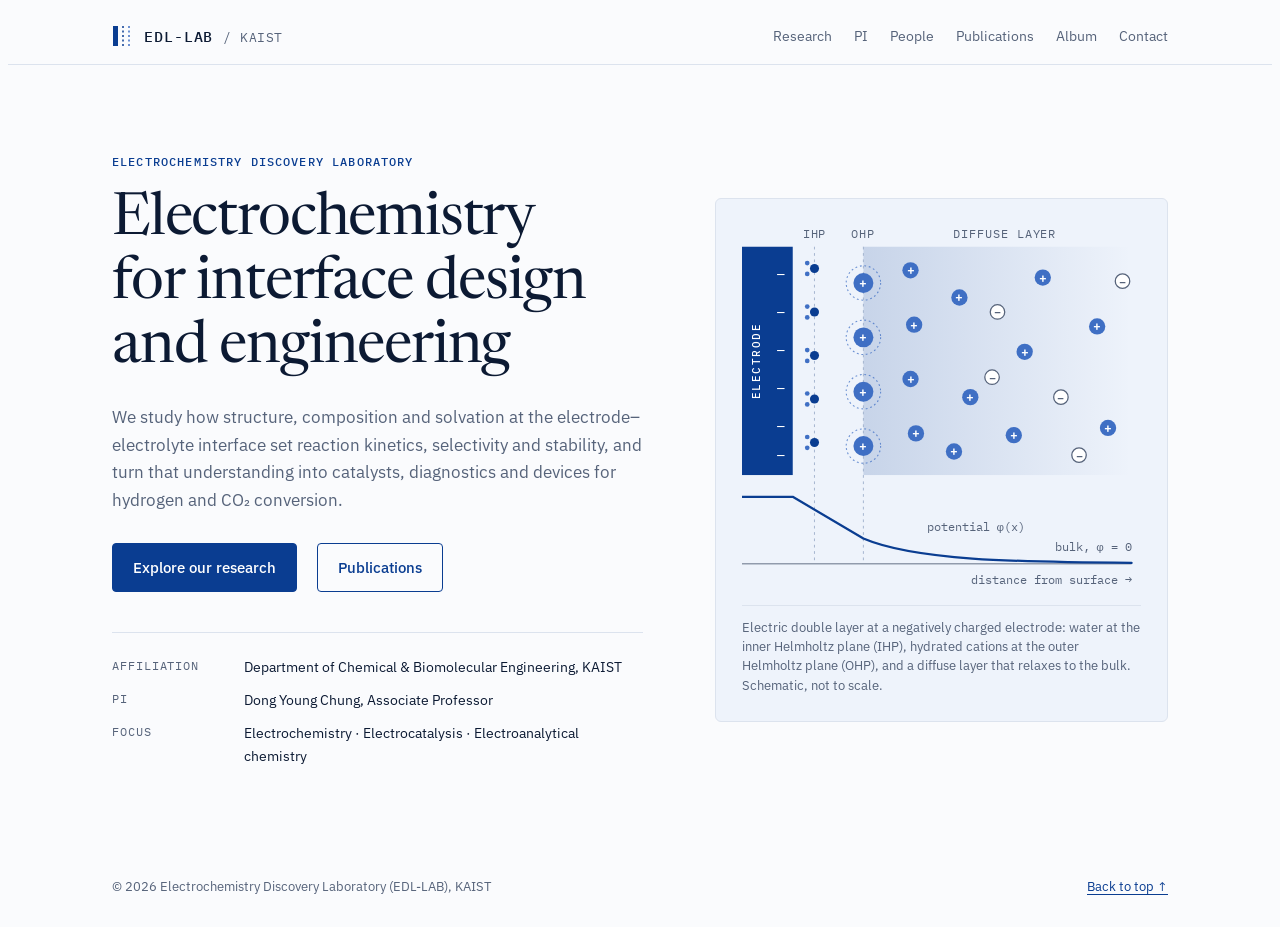
<file: index.html>
<!doctype html>
<html lang="en">
<head>
<meta charset="utf-8">
<meta name="viewport" content="width=device-width, initial-scale=1">
<meta name="description" content="EDL-LAB at KAIST (Electrochemistry Discovery Laboratory, PI Dong Young Chung): electrochemistry, electrocatalysis and electroanalytical chemistry.">
<meta property="og:title" content="EDL-LAB at KAIST">
<meta property="og:description" content="Electrochemistry, electrocatalysis and electroanalytical chemistry at KAIST.">
<link rel="icon" href="data:image/svg+xml,%3Csvg xmlns='http://www.w3.org/2000/svg' viewBox='0 0 32 32'%3E%3Crect width='32' height='32' rx='6' fill='%230A3D91'/%3E%3Ctext x='16' y='22' font-family='Georgia,serif' font-size='18' font-weight='600' text-anchor='middle' fill='white'%3EE%3C/text%3E%3C/svg%3E">
<link rel="preconnect" href="https://fonts.googleapis.com">
<link rel="preconnect" href="https://fonts.gstatic.com" crossorigin>
<link rel="stylesheet" href="https://fonts.googleapis.com/css2?family=IBM+Plex+Mono:wght@400;500&family=IBM+Plex+Sans:wght@400;500;600&family=Newsreader:opsz,wght@6..72,400;6..72,500&display=swap">
<link rel="stylesheet" href="style.css">
<title>EDL-LAB at KAIST</title>
</head>
<body>

<header class="site-head">
  <div class="wrap">
    <a class="brand" href="index.html" aria-label="EDL-LAB home">
      <svg width="22" height="22" viewBox="0 0 22 22" role="presentation" aria-hidden="true">
        <rect x="1" y="1" width="5" height="20" fill="var(--accent)"/>
        <line x1="11" y1="1" x2="11" y2="21" stroke="var(--accent)" stroke-width="1.5" stroke-dasharray="2 2.5"/>
        <line x1="17" y1="1" x2="17" y2="21" stroke="var(--accent-2)" stroke-width="1.5" stroke-dasharray="2 2.5"/>
      </svg>
      <span>EDL-LAB <small>/ KAIST</small></span>
    </a>
    <nav class="nav" aria-label="Sections">
      <a href="research.html">Research</a>
      <a href="pi.html">PI</a>
      <a href="people.html">People</a>
      <a href="publications.html">Publications</a>
      <a href="album.html">Album</a>
      <a href="contact.html">Contact</a>
    </nav>
  </div>
</header>

<main id="top">
<section class="hero" aria-labelledby="hero-title">
    <div class="wrap hero-grid">
      <div>
        <p class="tag">Electrochemistry Discovery Laboratory</p>
        <h1 id="hero-title">Electrochemistry for interface design and engineering</h1>
        <p class="lede">We study how structure, composition and solvation at the electrode–electrolyte interface set reaction kinetics, selectivity and stability, and turn that understanding into catalysts, diagnostics and devices for hydrogen and CO₂ conversion.</p>
        <div class="cta">
          <a class="btn" href="research.html">Explore our research</a>
          <a class="btn btn-ghost" href="publications.html">Publications</a>
        </div>
        <dl class="facts">
          <div><dt>Affiliation</dt><dd>Department of Chemical &amp; Biomolecular Engineering, KAIST</dd></div>
          <div><dt>PI</dt><dd>Dong Young Chung, Associate Professor</dd></div>
          <div><dt>Focus</dt><dd>Electrochemistry · Electrocatalysis · Electroanalytical chemistry</dd></div>
        </dl>
      </div>

      <figure class="figure">
        <svg class="edl" viewBox="0 0 440 404" role="img" aria-labelledby="edl-t edl-d">
          <title id="edl-t">Electric double layer at a negatively charged electrode</title>
          <desc id="edl-d">Schematic showing water molecules at the inner Helmholtz plane, hydrated cations at the outer Helmholtz plane, a diffuse layer of ions, and the potential profile decaying from the electrode to the bulk.</desc>
          <defs>
            <linearGradient id="edl-diffuse" x1="0" y1="0" x2="1" y2="0">
              <stop class="s0" offset="0"/>
              <stop class="s1" offset="1"/>
            </linearGradient>
          </defs>

          <!-- regions -->
          <rect class="band" x="134" y="24" width="296" height="252"/>
          <rect class="el" x="0" y="24" width="56" height="252"/>
          <text class="on" transform="translate(20 150) rotate(-90)" text-anchor="middle">ELECTRODE</text>
          <g>
            <text class="neg" x="43" y="52">−</text><text class="neg" x="43" y="94">−</text>
            <text class="neg" x="43" y="136">−</text><text class="neg" x="43" y="178">−</text>
            <text class="neg" x="43" y="220">−</text><text class="neg" x="43" y="252">−</text>
          </g>

          <!-- guides -->
          <line class="guide" x1="80" y1="24" x2="80" y2="374"/>
          <line class="guide" x1="134" y1="24" x2="134" y2="374"/>
          <text class="lbl" x="80" y="14" text-anchor="middle">IHP</text>
          <text class="lbl" x="134" y="14" text-anchor="middle">OHP</text>
          <text class="lbl" x="290" y="14" text-anchor="middle">DIFFUSE LAYER</text>

          <!-- water dipoles at IHP (H toward the negative surface) -->
          <g>
            <circle class="wo" cx="80" cy="48" r="5"/><circle class="wh" cx="72" cy="42" r="2.6"/><circle class="wh" cx="72" cy="54" r="2.6"/>
            <circle class="wo" cx="80" cy="96" r="5"/><circle class="wh" cx="72" cy="90" r="2.6"/><circle class="wh" cx="72" cy="102" r="2.6"/>
            <circle class="wo" cx="80" cy="144" r="5"/><circle class="wh" cx="72" cy="138" r="2.6"/><circle class="wh" cx="72" cy="150" r="2.6"/>
            <circle class="wo" cx="80" cy="192" r="5"/><circle class="wh" cx="72" cy="186" r="2.6"/><circle class="wh" cx="72" cy="198" r="2.6"/>
            <circle class="wo" cx="80" cy="240" r="5"/><circle class="wh" cx="72" cy="234" r="2.6"/><circle class="wh" cx="72" cy="246" r="2.6"/>
          </g>

          <!-- hydrated cations at OHP -->
          <g>
            <circle class="ring" cx="134" cy="64" r="19"/><circle class="cat" cx="134" cy="64" r="11"/><text class="sign" x="134" y="64">+</text>
            <circle class="ring" cx="134" cy="124" r="19"/><circle class="cat" cx="134" cy="124" r="11"/><text class="sign" x="134" y="124">+</text>
            <circle class="ring" cx="134" cy="184" r="19"/><circle class="cat" cx="134" cy="184" r="11"/><text class="sign" x="134" y="184">+</text>
            <circle class="ring" cx="134" cy="244" r="19"/><circle class="cat" cx="134" cy="244" r="11"/><text class="sign" x="134" y="244">+</text>
          </g>

          <!-- diffuse layer: cations thin out with distance, anions appear -->
          <g>
            <circle class="cat" cx="186" cy="50" r="9"/><text class="sign" x="186" y="50">+</text>
            <circle class="cat" cx="190" cy="110" r="9"/><text class="sign" x="190" y="110">+</text>
            <circle class="cat" cx="186" cy="170" r="9"/><text class="sign" x="186" y="170">+</text>
            <circle class="cat" cx="192" cy="230" r="9"/><text class="sign" x="192" y="230">+</text>
            <circle class="cat" cx="240" cy="80" r="9"/><text class="sign" x="240" y="80">+</text>
            <circle class="cat" cx="252" cy="190" r="9"/><text class="sign" x="252" y="190">+</text>
            <circle class="cat" cx="234" cy="250" r="9"/><text class="sign" x="234" y="250">+</text>
            <circle class="cat" cx="312" cy="140" r="9"/><text class="sign" x="312" y="140">+</text>
            <circle class="cat" cx="332" cy="58" r="9"/><text class="sign" x="332" y="58">+</text>
            <circle class="cat" cx="300" cy="232" r="9"/><text class="sign" x="300" y="232">+</text>
            <circle class="cat" cx="392" cy="112" r="9"/><text class="sign" x="392" y="112">+</text>
            <circle class="cat" cx="404" cy="224" r="9"/><text class="sign" x="404" y="224">+</text>

            <circle class="ani" cx="282" cy="96" r="8"/><text class="asign" x="282" y="96">−</text>
            <circle class="ani" cx="276" cy="168" r="8"/><text class="asign" x="276" y="168">−</text>
            <circle class="ani" cx="352" cy="190" r="8"/><text class="asign" x="352" y="190">−</text>
            <circle class="ani" cx="420" cy="62" r="8"/><text class="asign" x="420" y="62">−</text>
            <circle class="ani" cx="372" cy="254" r="8"/><text class="asign" x="372" y="254">−</text>
          </g>

          <!-- potential profile -->
          <line class="axis" x1="0" y1="374" x2="430" y2="374"/>
          <path class="curve" d="M0 300 L56 300 L134 346 C 190 370, 300 372, 430 373"/>
          <text x="204" y="338">potential φ(x)</text>
          <text x="430" y="360" text-anchor="end">bulk, φ = 0</text>
          <text x="430" y="396" text-anchor="end">distance from surface →</text>
        </svg>
        <figcaption>Electric double layer at a negatively charged electrode: water at the inner Helmholtz plane (IHP), hydrated cations at the outer Helmholtz plane (OHP), and a diffuse layer that relaxes to the bulk. Schematic, not to scale.</figcaption>
      </figure>
    </div>
  </section>
</main>

<footer class="foot">
  <div class="wrap">
    <span>&copy; 2026 Electrochemistry Discovery Laboratory (EDL-LAB), KAIST</span>
    <a href="index.html">Back to top &uarr;</a>
  </div>
</footer>

</body>
</html>
</file>
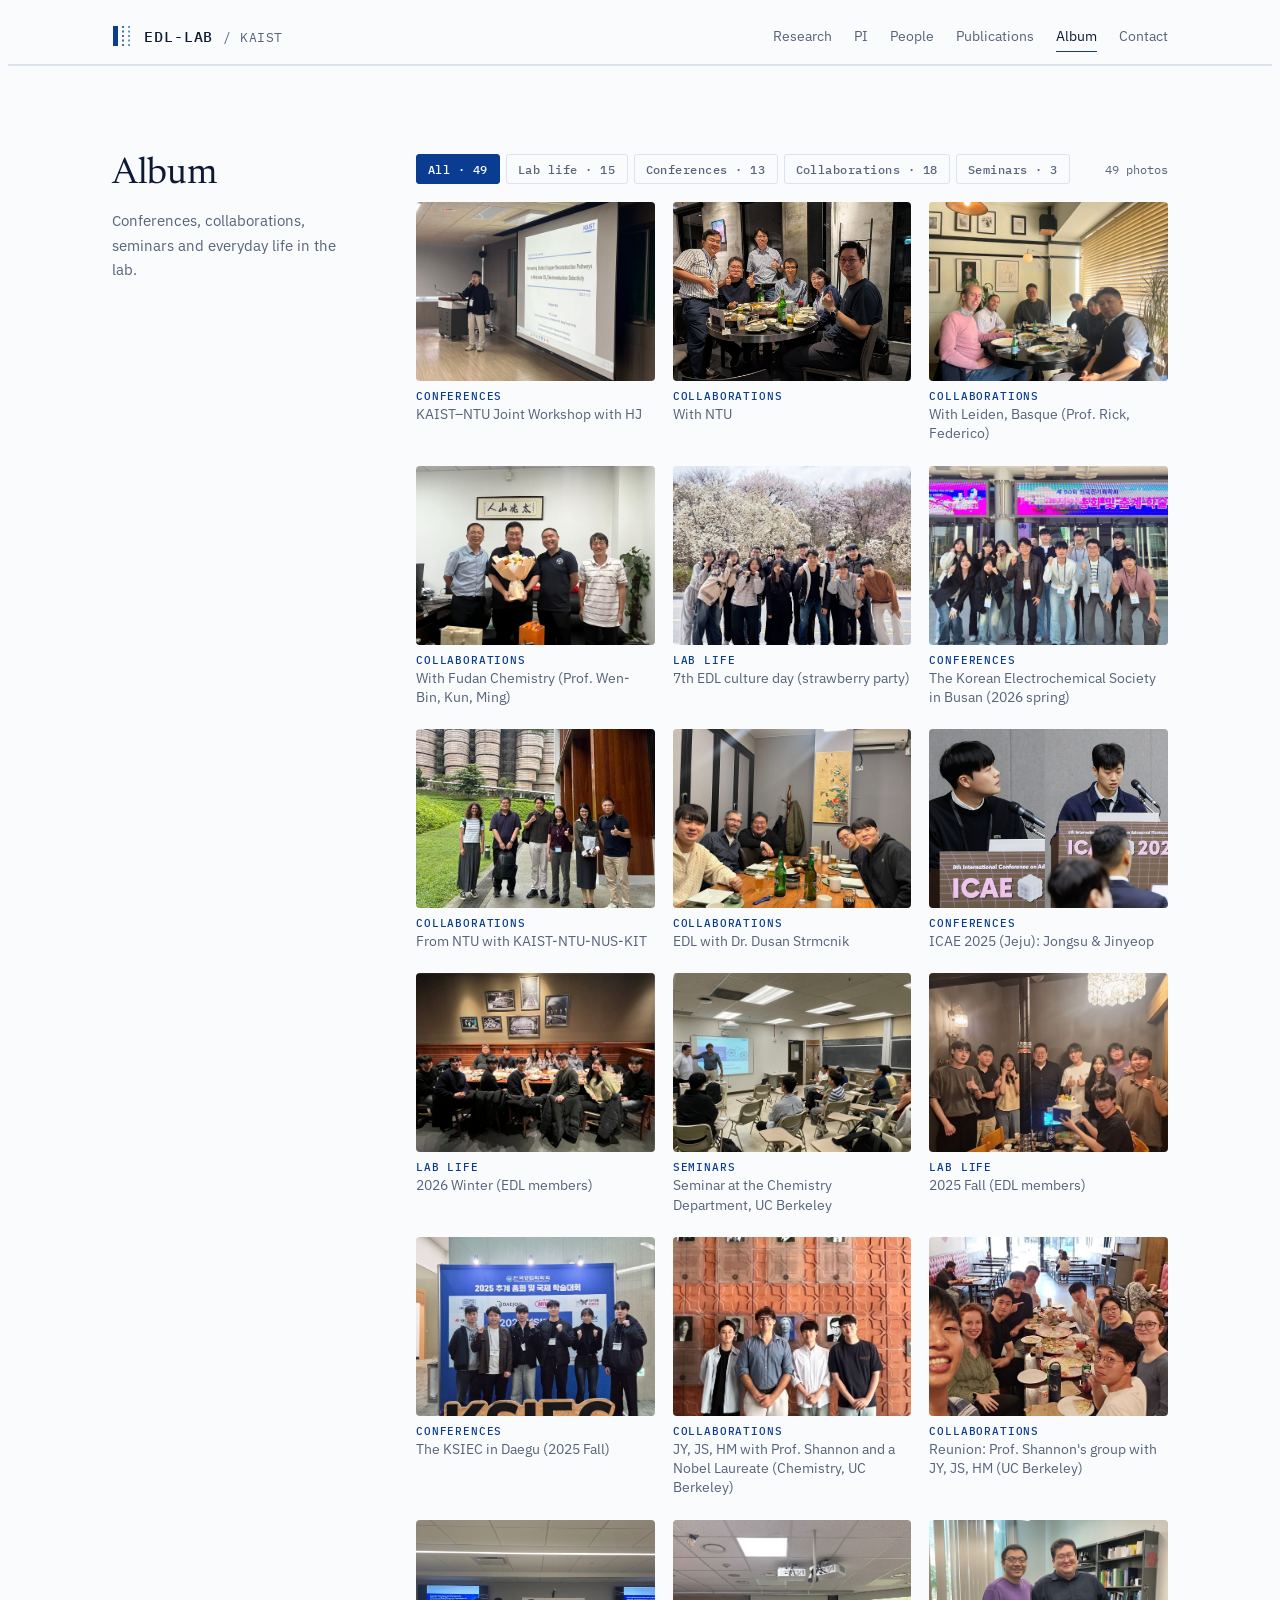
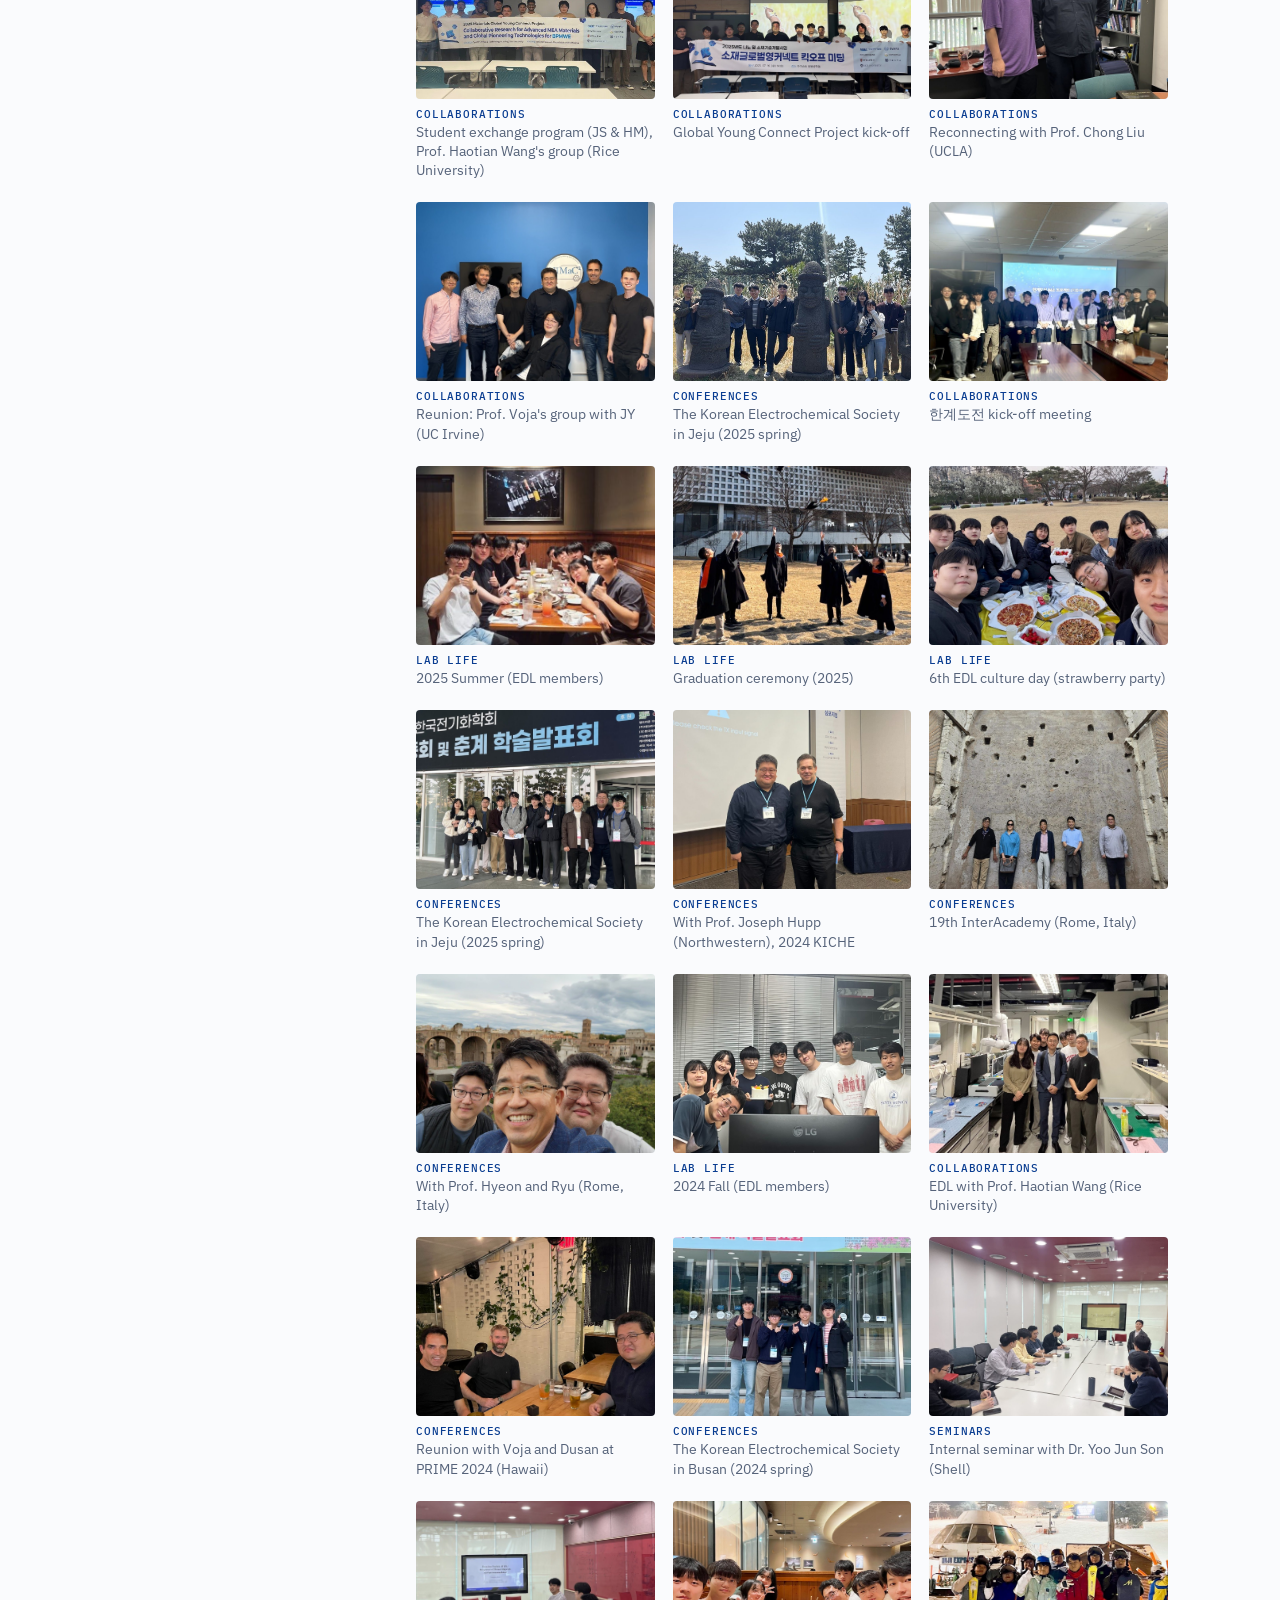
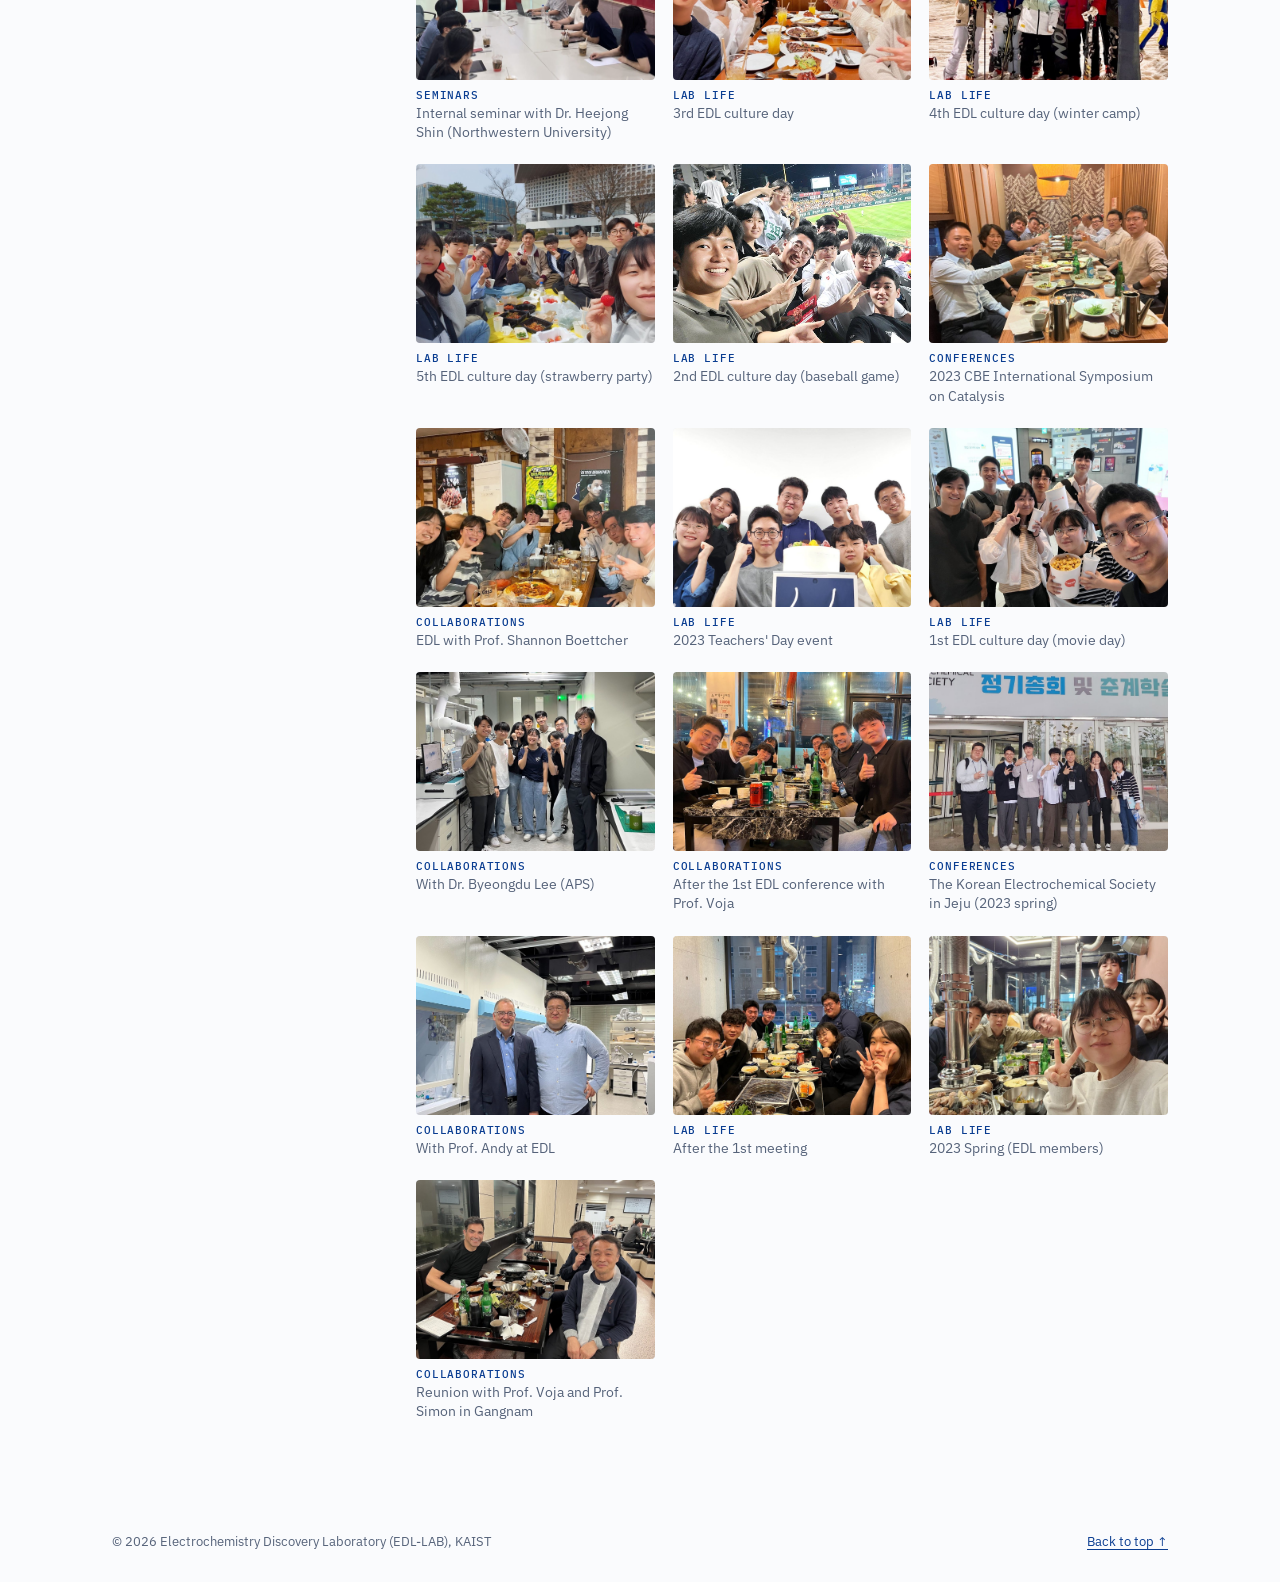
<file: album.html>
<!doctype html>
<html lang="en">
<head>
<meta charset="utf-8">
<meta name="viewport" content="width=device-width, initial-scale=1">
<meta name="description" content="EDL-LAB at KAIST (Electrochemistry Discovery Laboratory, PI Dong Young Chung): electrochemistry, electrocatalysis and electroanalytical chemistry.">
<meta property="og:title" content="EDL-LAB at KAIST">
<meta property="og:description" content="Electrochemistry, electrocatalysis and electroanalytical chemistry at KAIST.">
<link rel="icon" href="data:image/svg+xml,%3Csvg xmlns='http://www.w3.org/2000/svg' viewBox='0 0 32 32'%3E%3Crect width='32' height='32' rx='6' fill='%230A3D91'/%3E%3Ctext x='16' y='22' font-family='Georgia,serif' font-size='18' font-weight='600' text-anchor='middle' fill='white'%3EE%3C/text%3E%3C/svg%3E">
<link rel="preconnect" href="https://fonts.googleapis.com">
<link rel="preconnect" href="https://fonts.gstatic.com" crossorigin>
<link rel="stylesheet" href="https://fonts.googleapis.com/css2?family=IBM+Plex+Mono:wght@400;500&family=IBM+Plex+Sans:wght@400;500;600&family=Newsreader:opsz,wght@6..72,400;6..72,500&display=swap">
<link rel="stylesheet" href="style.css">
<title>Album – EDL-LAB at KAIST</title>
</head>
<body>

<header class="site-head">
  <div class="wrap">
    <a class="brand" href="index.html" aria-label="EDL-LAB home">
      <svg width="22" height="22" viewBox="0 0 22 22" role="presentation" aria-hidden="true">
        <rect x="1" y="1" width="5" height="20" fill="var(--accent)"/>
        <line x1="11" y1="1" x2="11" y2="21" stroke="var(--accent)" stroke-width="1.5" stroke-dasharray="2 2.5"/>
        <line x1="17" y1="1" x2="17" y2="21" stroke="var(--accent-2)" stroke-width="1.5" stroke-dasharray="2 2.5"/>
      </svg>
      <span>EDL-LAB <small>/ KAIST</small></span>
    </a>
    <nav class="nav" aria-label="Sections">
      <a href="research.html">Research</a>
      <a href="pi.html">PI</a>
      <a href="people.html">People</a>
      <a href="publications.html">Publications</a>
      <a href="album.html" aria-current="page">Album</a>
      <a href="contact.html">Contact</a>
    </nav>
  </div>
</header>

<main id="top">
<section class="sec" id="album" aria-labelledby="album-h">
    <div class="wrap sec-grid">
      <div class="sec-head">
        <h2 id="album-h">Album</h2>
        <p>Conferences, collaborations, seminars and everyday life in the lab.</p>
      </div>
      <div>
        <div class="alb-head">
          <div class="filter" id="alb-filter" role="group" aria-label="Filter by category"></div>
          <p class="mono count" id="alb-count" aria-live="polite"></p>
        </div>
        <div id="alb-out"></div>
        <dialog class="dlg" id="alb-dlg" aria-label="Photo">
          <form method="dialog"><button class="dlg-x" id="alb-dlg-x" aria-label="Close photo">×</button></form>
          <img id="alb-dlg-img" alt="">
          <p id="alb-dlg-cap"></p>
        </dialog>
      </div>
    </div>
  </section>
</main>

<footer class="foot">
  <div class="wrap">
    <span>&copy; 2026 Electrochemistry Discovery Laboratory (EDL-LAB), KAIST</span>
    <a href="index.html">Back to top &uarr;</a>
  </div>
</footer>
<script src="album.js"></script>
<script>
(function () {
  ITEMS.forEach(function (it, i) { it.n = i + 1; });

  var CATS = ['All', 'Lab life', 'Conferences', 'Collaborations', 'Seminars'];
  var current = 'All';
  var out = document.getElementById('alb-out');
  var filterEl = document.getElementById('alb-filter');
  var countEl = document.getElementById('alb-count');
  var dlg = document.getElementById('alb-dlg');
  var CAM = '<svg viewBox="0 0 24 24" width="30" height="30" fill="none" stroke="currentColor" stroke-width="1.4" stroke-linejoin="round" aria-hidden="true"><path d="M3.5 8h3.2l1.5-2h7.6l1.5 2h3.2v11h-17z"/><circle cx="12" cy="13" r="3.6"/></svg>';

  function esc(s) { return String(s).replace(/&/g, '&amp;').replace(/</g, '&lt;').replace(/>/g, '&gt;').replace(/"/g, '&quot;'); }
  function pad(n) { return n < 10 ? '0' + n : String(n); }

  function render() {
    var rows = ITEMS.filter(function (i) { return current === 'All' || i.cat === current; });
    out.className = 'alb-grid';
    out.innerHTML = rows.map(function (i) {
      var media = i.img
        ? '<img src="' + esc(i.img) + '" alt="' + esc(i.c) + '" loading="lazy" data-n="' + i.n + '">'
        : '<div class="alb-ph" role="img" aria-label="Photo to be added: ' + esc(i.c) + '"><span class="no">' + pad(i.n) + '</span>' + CAM + '</div>';
      return '<figure class="alb-item">' + media + '<figcaption><span class="cat">' + esc(i.cat) + '</span>' + esc(i.c) + '</figcaption></figure>';
    }).join('');
    countEl.textContent = rows.length + (rows.length === 1 ? ' photo' : ' photos');
    Array.prototype.forEach.call(filterEl.children, function (b) {
      b.setAttribute('aria-pressed', String(b.getAttribute('data-c') === current));
    });
  }

  out.addEventListener('click', function (e) {
    var img = e.target.closest ? e.target.closest('img[data-n]') : null;
    if (!img || !dlg || typeof dlg.showModal !== 'function') return;
    var it = ITEMS[Number(img.getAttribute('data-n')) - 1];
    document.getElementById('alb-dlg-img').src = it.img;
    document.getElementById('alb-dlg-img').alt = it.c;
    document.getElementById('alb-dlg-cap').textContent = it.c;
    dlg.showModal();
  });
  if (dlg) dlg.addEventListener('click', function (e) { if (e.target === dlg) dlg.close(); });

  CATS.forEach(function (c) {
    var b = document.createElement('button');
    b.type = 'button';
    b.className = 'fbtn';
    b.id = 'alb-f-' + c.replace(/\s+/g, '-').toLowerCase();
    b.setAttribute('data-c', c);
    var n = c === 'All' ? ITEMS.length : ITEMS.filter(function (i) { return i.cat === c; }).length;
    b.textContent = c + ' · ' + n;
    b.addEventListener('click', function () { current = c; render(); });
    filterEl.appendChild(b);
  });
  render();
})();
</script>
</body>
</html>
</file>
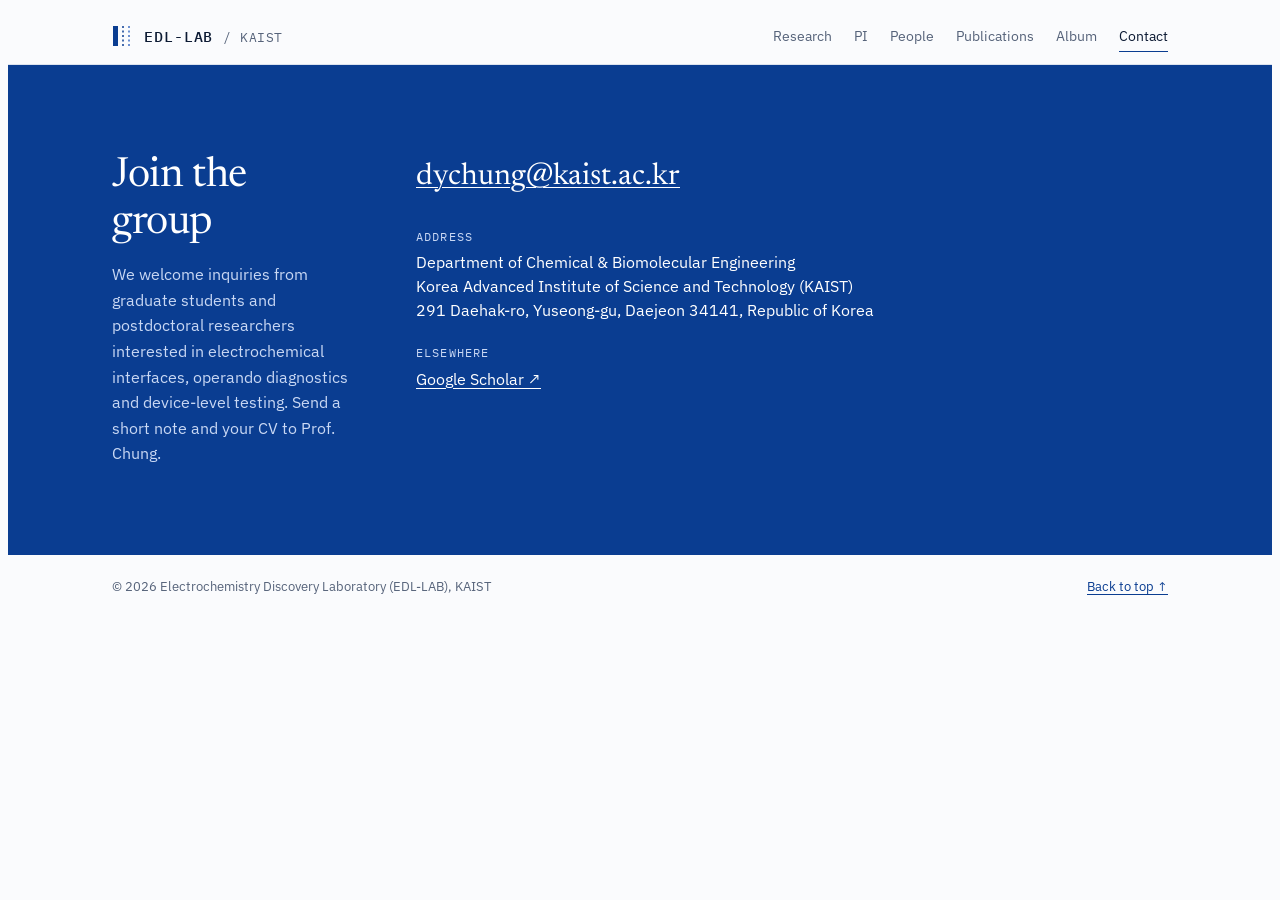
<file: contact.html>
<!doctype html>
<html lang="en">
<head>
<meta charset="utf-8">
<meta name="viewport" content="width=device-width, initial-scale=1">
<meta name="description" content="EDL-LAB at KAIST (Electrochemistry Discovery Laboratory, PI Dong Young Chung): electrochemistry, electrocatalysis and electroanalytical chemistry.">
<meta property="og:title" content="EDL-LAB at KAIST">
<meta property="og:description" content="Electrochemistry, electrocatalysis and electroanalytical chemistry at KAIST.">
<link rel="icon" href="data:image/svg+xml,%3Csvg xmlns='http://www.w3.org/2000/svg' viewBox='0 0 32 32'%3E%3Crect width='32' height='32' rx='6' fill='%230A3D91'/%3E%3Ctext x='16' y='22' font-family='Georgia,serif' font-size='18' font-weight='600' text-anchor='middle' fill='white'%3EE%3C/text%3E%3C/svg%3E">
<link rel="preconnect" href="https://fonts.googleapis.com">
<link rel="preconnect" href="https://fonts.gstatic.com" crossorigin>
<link rel="stylesheet" href="https://fonts.googleapis.com/css2?family=IBM+Plex+Mono:wght@400;500&family=IBM+Plex+Sans:wght@400;500;600&family=Newsreader:opsz,wght@6..72,400;6..72,500&display=swap">
<link rel="stylesheet" href="style.css">
<title>Contact – EDL-LAB at KAIST</title>
</head>
<body>

<header class="site-head">
  <div class="wrap">
    <a class="brand" href="index.html" aria-label="EDL-LAB home">
      <svg width="22" height="22" viewBox="0 0 22 22" role="presentation" aria-hidden="true">
        <rect x="1" y="1" width="5" height="20" fill="var(--accent)"/>
        <line x1="11" y1="1" x2="11" y2="21" stroke="var(--accent)" stroke-width="1.5" stroke-dasharray="2 2.5"/>
        <line x1="17" y1="1" x2="17" y2="21" stroke="var(--accent-2)" stroke-width="1.5" stroke-dasharray="2 2.5"/>
      </svg>
      <span>EDL-LAB <small>/ KAIST</small></span>
    </a>
    <nav class="nav" aria-label="Sections">
      <a href="research.html">Research</a>
      <a href="pi.html">PI</a>
      <a href="people.html">People</a>
      <a href="publications.html">Publications</a>
      <a href="album.html">Album</a>
      <a href="contact.html" aria-current="page">Contact</a>
    </nav>
  </div>
</header>

<main id="top">
<section class="contact" id="contact" aria-labelledby="contact-h">
    <div class="wrap sec-grid">
      <div>
        <h2 id="contact-h">Join the group</h2>
        <p class="join">We welcome inquiries from graduate students and postdoctoral researchers interested in electrochemical interfaces, operando diagnostics and device-level testing. Send a short note and your CV to Prof. Chung.</p>
      </div>
      <div>
        <p><a class="mail" href="mailto:dychung@kaist.ac.kr">dychung@kaist.ac.kr</a></p>
        <dl class="addr" style="margin-top:26px">
          <div><dt>Address</dt><dd>Department of Chemical &amp; Biomolecular Engineering<br>Korea Advanced Institute of Science and Technology (KAIST)<br>291 Daehak-ro, Yuseong-gu, Daejeon 34141, Republic of Korea</dd></div>
          <div><dt>Elsewhere</dt><dd><a href="https://scholar.google.com/citations?user=2eYRWmYAAAAJ&amp;hl=en" target="_blank" rel="noopener">Google Scholar ↗</a></dd></div>
        </dl>
      </div>
    </div>
  </section>
</main>

<footer class="foot">
  <div class="wrap">
    <span>&copy; 2026 Electrochemistry Discovery Laboratory (EDL-LAB), KAIST</span>
    <a href="index.html">Back to top &uarr;</a>
  </div>
</footer>

</body>
</html>
</file>
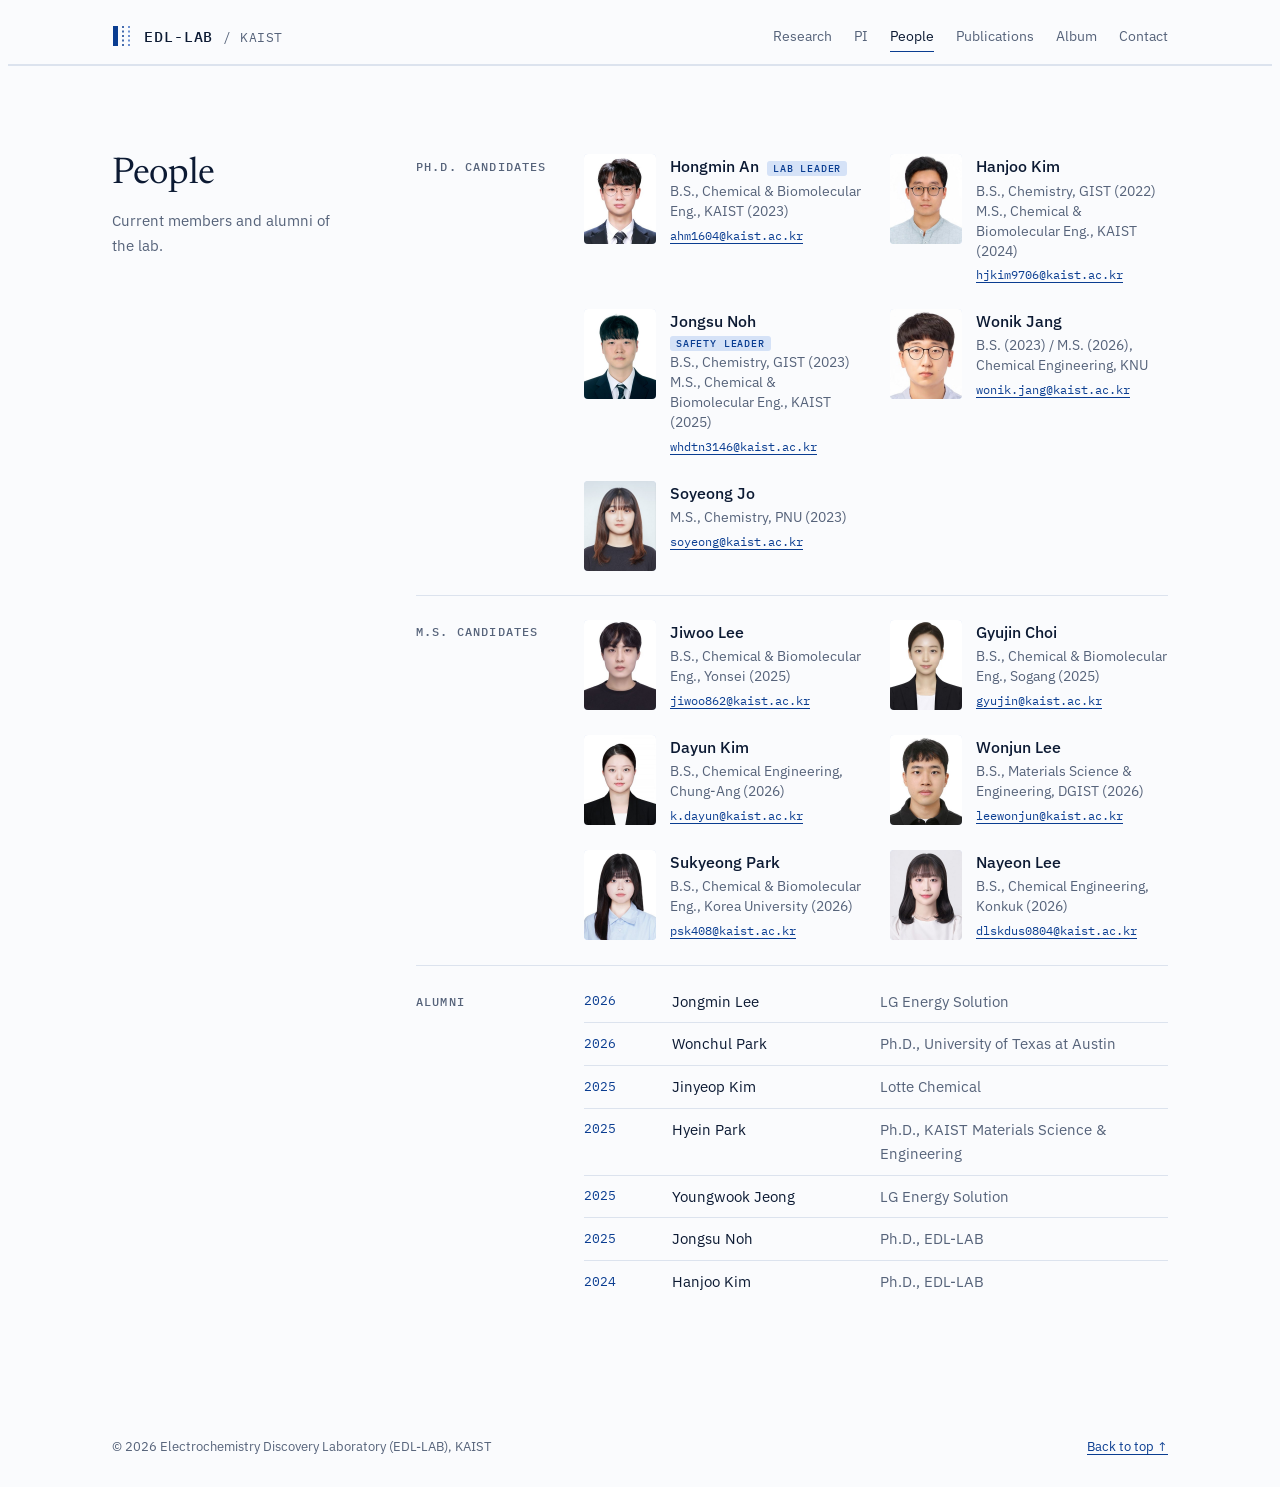
<file: people.html>
<!doctype html>
<html lang="en">
<head>
<meta charset="utf-8">
<meta name="viewport" content="width=device-width, initial-scale=1">
<meta name="description" content="EDL-LAB at KAIST (Electrochemistry Discovery Laboratory, PI Dong Young Chung): electrochemistry, electrocatalysis and electroanalytical chemistry.">
<meta property="og:title" content="EDL-LAB at KAIST">
<meta property="og:description" content="Electrochemistry, electrocatalysis and electroanalytical chemistry at KAIST.">
<link rel="icon" href="data:image/svg+xml,%3Csvg xmlns='http://www.w3.org/2000/svg' viewBox='0 0 32 32'%3E%3Crect width='32' height='32' rx='6' fill='%230A3D91'/%3E%3Ctext x='16' y='22' font-family='Georgia,serif' font-size='18' font-weight='600' text-anchor='middle' fill='white'%3EE%3C/text%3E%3C/svg%3E">
<link rel="preconnect" href="https://fonts.googleapis.com">
<link rel="preconnect" href="https://fonts.gstatic.com" crossorigin>
<link rel="stylesheet" href="https://fonts.googleapis.com/css2?family=IBM+Plex+Mono:wght@400;500&family=IBM+Plex+Sans:wght@400;500;600&family=Newsreader:opsz,wght@6..72,400;6..72,500&display=swap">
<link rel="stylesheet" href="style.css">
<title>People – EDL-LAB at KAIST</title>
</head>
<body>

<header class="site-head">
  <div class="wrap">
    <a class="brand" href="index.html" aria-label="EDL-LAB home">
      <svg width="22" height="22" viewBox="0 0 22 22" role="presentation" aria-hidden="true">
        <rect x="1" y="1" width="5" height="20" fill="var(--accent)"/>
        <line x1="11" y1="1" x2="11" y2="21" stroke="var(--accent)" stroke-width="1.5" stroke-dasharray="2 2.5"/>
        <line x1="17" y1="1" x2="17" y2="21" stroke="var(--accent-2)" stroke-width="1.5" stroke-dasharray="2 2.5"/>
      </svg>
      <span>EDL-LAB <small>/ KAIST</small></span>
    </a>
    <nav class="nav" aria-label="Sections">
      <a href="research.html">Research</a>
      <a href="pi.html">PI</a>
      <a href="people.html" aria-current="page">People</a>
      <a href="publications.html">Publications</a>
      <a href="album.html">Album</a>
      <a href="contact.html">Contact</a>
    </nav>
  </div>
</header>

<main id="top">
<section class="sec" id="people" aria-labelledby="people-h">
    <div class="wrap sec-grid">
      <div class="sec-head">
        <h2 id="people-h">People</h2>
        <p>Current members and alumni of the lab.</p>
      </div>
      <div>
        <div class="grp">
          <h3>Ph.D. candidates</h3>
          <ul class="roster">
            <li class="person"><img class="ph" src="img/people/hongmin-an.jpg" alt="Portrait of Hongmin An" width="288" height="360"><div><div class="n">Hongmin An<span class="role">Lab leader</span></div><div class="bg">B.S., Chemical &amp; Biomolecular Eng., KAIST (2023)</div><div class="em"><a href="mailto:ahm1604@kaist.ac.kr">ahm1604@kaist.ac.kr</a></div></div></li>
            <li class="person"><img class="ph" src="img/people/hanjoo-kim.jpg" alt="Portrait of Hanjoo Kim" width="288" height="360"><div><div class="n">Hanjoo Kim</div><div class="bg">B.S., Chemistry, GIST (2022)<br>M.S., Chemical &amp; Biomolecular Eng., KAIST (2024)</div><div class="em"><a href="mailto:hjkim9706@kaist.ac.kr">hjkim9706@kaist.ac.kr</a></div></div></li>
            <li class="person"><img class="ph" src="img/people/jongsu-noh.jpg" alt="Portrait of Jongsu Noh" width="288" height="360"><div><div class="n">Jongsu Noh<span class="role">Safety leader</span></div><div class="bg">B.S., Chemistry, GIST (2023)<br>M.S., Chemical &amp; Biomolecular Eng., KAIST (2025)</div><div class="em"><a href="mailto:whdtn3146@kaist.ac.kr">whdtn3146@kaist.ac.kr</a></div></div></li>
            <li class="person"><img class="ph" src="img/people/wonik-jang.jpg" alt="Portrait of Wonik Jang" width="288" height="360"><div><div class="n">Wonik Jang</div><div class="bg">B.S. (2023) / M.S. (2026), Chemical Engineering, KNU</div><div class="em"><a href="mailto:wonik.jang@kaist.ac.kr">wonik.jang@kaist.ac.kr</a></div></div></li>
            <li class="person"><img class="ph" src="img/people/soyeong-jo.jpg" alt="Portrait of Soyeong Jo" width="288" height="360"><div><div class="n">Soyeong Jo</div><div class="bg">M.S., Chemistry, PNU (2023)</div><div class="em"><a href="mailto:soyeong@kaist.ac.kr">soyeong@kaist.ac.kr</a></div></div></li>
          </ul>
        </div>
        <div class="grp">
          <h3>M.S. candidates</h3>
          <ul class="roster">
            <li class="person"><img class="ph" src="img/people/jiwoo-lee.jpg" alt="Portrait of Jiwoo Lee" width="288" height="360"><div><div class="n">Jiwoo Lee</div><div class="bg">B.S., Chemical &amp; Biomolecular Eng., Yonsei (2025)</div><div class="em"><a href="mailto:jiwoo862@kaist.ac.kr">jiwoo862@kaist.ac.kr</a></div></div></li>
            <li class="person"><img class="ph" src="img/people/gyujin-choi.jpg" alt="Portrait of Gyujin Choi" width="288" height="360"><div><div class="n">Gyujin Choi</div><div class="bg">B.S., Chemical &amp; Biomolecular Eng., Sogang (2025)</div><div class="em"><a href="mailto:gyujin@kaist.ac.kr">gyujin@kaist.ac.kr</a></div></div></li>
            <li class="person"><img class="ph" src="img/people/dayun-kim.jpg" alt="Portrait of Dayun Kim" width="288" height="360"><div><div class="n">Dayun Kim</div><div class="bg">B.S., Chemical Engineering, Chung-Ang (2026)</div><div class="em"><a href="mailto:k.dayun@kaist.ac.kr">k.dayun@kaist.ac.kr</a></div></div></li>
            <li class="person"><img class="ph" src="img/people/wonjun-lee.jpg" alt="Portrait of Wonjun Lee" width="288" height="360"><div><div class="n">Wonjun Lee</div><div class="bg">B.S., Materials Science &amp; Engineering, DGIST (2026)</div><div class="em"><a href="mailto:leewonjun@kaist.ac.kr">leewonjun@kaist.ac.kr</a></div></div></li>
            <li class="person"><img class="ph" src="img/people/sukyeong-park.jpg" alt="Portrait of Sukyeong Park" width="288" height="360"><div><div class="n">Sukyeong Park</div><div class="bg">B.S., Chemical &amp; Biomolecular Eng., Korea University (2026)</div><div class="em"><a href="mailto:psk408@kaist.ac.kr">psk408@kaist.ac.kr</a></div></div></li>
            <li class="person"><img class="ph" src="img/people/nayeon-lee.jpg" alt="Portrait of Nayeon Lee" width="288" height="360"><div><div class="n">Nayeon Lee</div><div class="bg">B.S., Chemical Engineering, Konkuk (2026)</div><div class="em"><a href="mailto:dlskdus0804@kaist.ac.kr">dlskdus0804@kaist.ac.kr</a></div></div></li>
          </ul>
        </div>
        <div class="grp">
          <h3>Alumni</h3>
          <ul class="alumni">
            <li><span class="y">2026</span><span>Jongmin Lee</span><span class="d">LG Energy Solution</span></li>
            <li><span class="y">2026</span><span>Wonchul Park</span><span class="d">Ph.D., University of Texas at Austin</span></li>
            <li><span class="y">2025</span><span>Jinyeop Kim</span><span class="d">Lotte Chemical</span></li>
            <li><span class="y">2025</span><span>Hyein Park</span><span class="d">Ph.D., KAIST Materials Science &amp; Engineering</span></li>
            <li><span class="y">2025</span><span>Youngwook Jeong</span><span class="d">LG Energy Solution</span></li>
            <li><span class="y">2025</span><span>Jongsu Noh</span><span class="d">Ph.D., EDL-LAB</span></li>
            <li><span class="y">2024</span><span>Hanjoo Kim</span><span class="d">Ph.D., EDL-LAB</span></li>
          </ul>
        </div>
      </div>
    </div>
  </section>
</main>

<footer class="foot">
  <div class="wrap">
    <span>&copy; 2026 Electrochemistry Discovery Laboratory (EDL-LAB), KAIST</span>
    <a href="index.html">Back to top &uarr;</a>
  </div>
</footer>

</body>
</html>
</file>
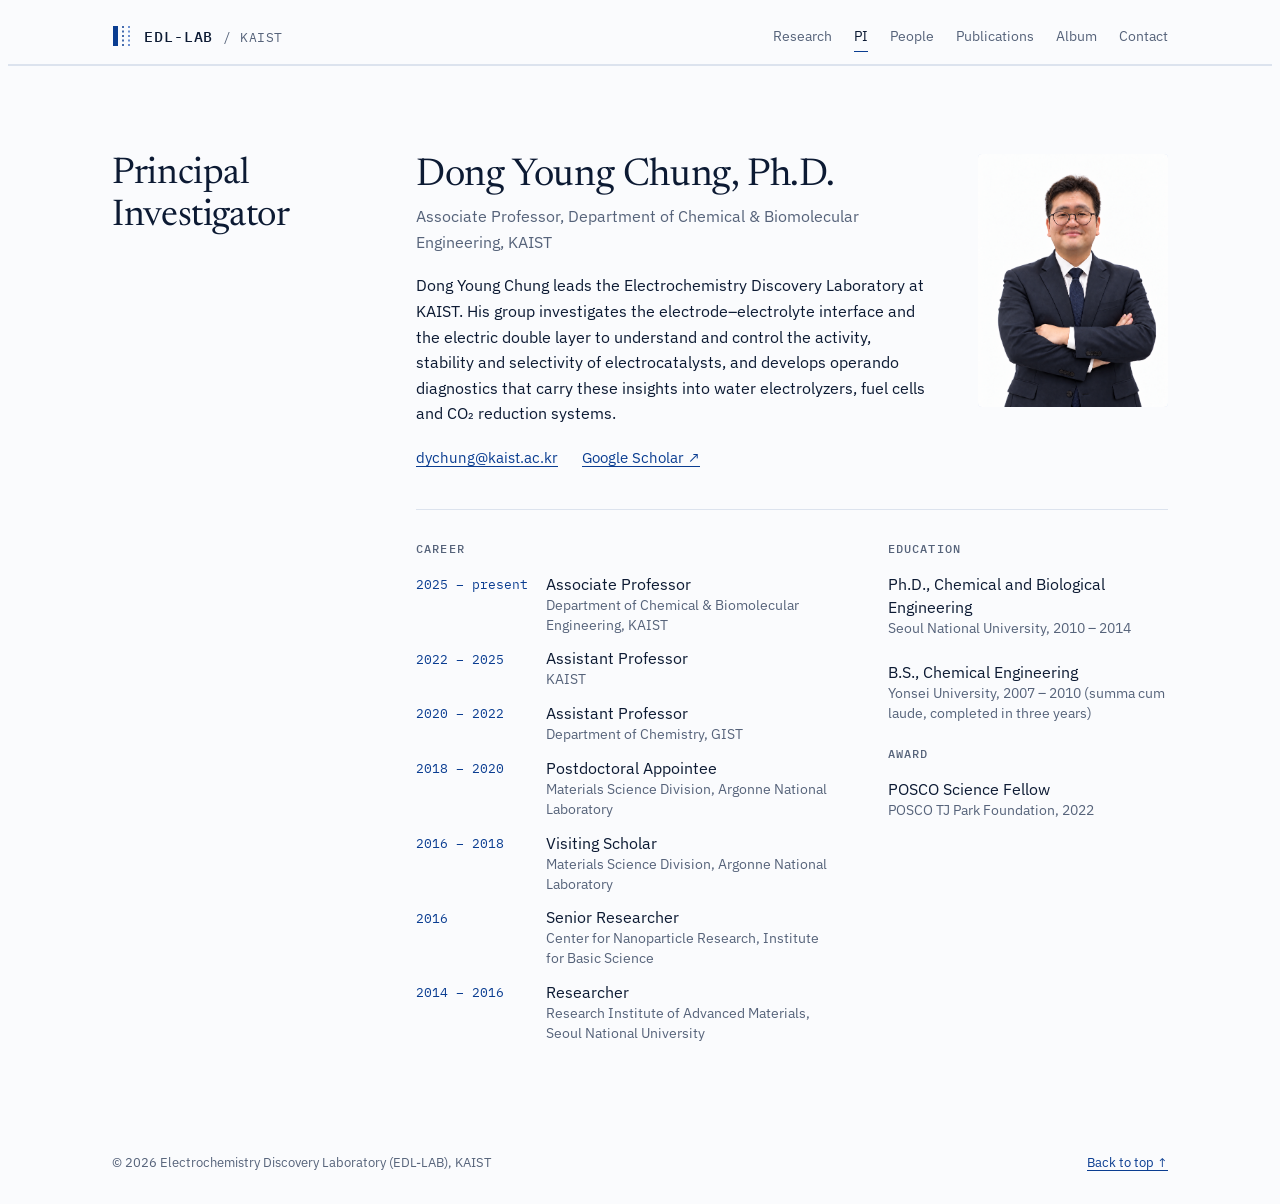
<file: pi.html>
<!doctype html>
<html lang="en">
<head>
<meta charset="utf-8">
<meta name="viewport" content="width=device-width, initial-scale=1">
<meta name="description" content="EDL-LAB at KAIST (Electrochemistry Discovery Laboratory, PI Dong Young Chung): electrochemistry, electrocatalysis and electroanalytical chemistry.">
<meta property="og:title" content="EDL-LAB at KAIST">
<meta property="og:description" content="Electrochemistry, electrocatalysis and electroanalytical chemistry at KAIST.">
<link rel="icon" href="data:image/svg+xml,%3Csvg xmlns='http://www.w3.org/2000/svg' viewBox='0 0 32 32'%3E%3Crect width='32' height='32' rx='6' fill='%230A3D91'/%3E%3Ctext x='16' y='22' font-family='Georgia,serif' font-size='18' font-weight='600' text-anchor='middle' fill='white'%3EE%3C/text%3E%3C/svg%3E">
<link rel="preconnect" href="https://fonts.googleapis.com">
<link rel="preconnect" href="https://fonts.gstatic.com" crossorigin>
<link rel="stylesheet" href="https://fonts.googleapis.com/css2?family=IBM+Plex+Mono:wght@400;500&family=IBM+Plex+Sans:wght@400;500;600&family=Newsreader:opsz,wght@6..72,400;6..72,500&display=swap">
<link rel="stylesheet" href="style.css">
<title>Principal Investigator – EDL-LAB at KAIST</title>
</head>
<body>

<header class="site-head">
  <div class="wrap">
    <a class="brand" href="index.html" aria-label="EDL-LAB home">
      <svg width="22" height="22" viewBox="0 0 22 22" role="presentation" aria-hidden="true">
        <rect x="1" y="1" width="5" height="20" fill="var(--accent)"/>
        <line x1="11" y1="1" x2="11" y2="21" stroke="var(--accent)" stroke-width="1.5" stroke-dasharray="2 2.5"/>
        <line x1="17" y1="1" x2="17" y2="21" stroke="var(--accent-2)" stroke-width="1.5" stroke-dasharray="2 2.5"/>
      </svg>
      <span>EDL-LAB <small>/ KAIST</small></span>
    </a>
    <nav class="nav" aria-label="Sections">
      <a href="research.html">Research</a>
      <a href="pi.html" aria-current="page">PI</a>
      <a href="people.html">People</a>
      <a href="publications.html">Publications</a>
      <a href="album.html">Album</a>
      <a href="contact.html">Contact</a>
    </nav>
  </div>
</header>

<main id="top">
<section class="sec" id="pi" aria-labelledby="pi-h">
    <div class="wrap sec-grid">
      <div class="sec-head">
        <h2 id="pi-h">Principal Investigator</h2>
      </div>
      <div>
        <div class="pi-top">
          <div>
            <p class="pi-name">Dong Young Chung, Ph.D.</p>
            <p class="pi-role">Associate Professor, Department of Chemical &amp; Biomolecular Engineering, KAIST</p>
            <p class="pi-bio">Dong Young Chung leads the Electrochemistry Discovery Laboratory at KAIST. His group investigates the electrode–electrolyte interface and the electric double layer to understand and control the activity, stability and selectivity of electrocatalysts, and develops operando diagnostics that carry these insights into water electrolyzers, fuel cells and CO₂ reduction systems.</p>
            <div class="pi-links">
              <a href="mailto:dychung@kaist.ac.kr">dychung@kaist.ac.kr</a>
              <a href="https://scholar.google.com/citations?user=2eYRWmYAAAAJ&amp;hl=en" target="_blank" rel="noopener">Google Scholar ↗</a>
            </div>
          </div>
          <img class="pi-photo" src="img/pi_2.png?v=2" alt="Portrait of Dong Young Chung" width="570" height="760">
        </div>

        <div class="pi-cols">
          <div>
            <h3>Career</h3>
            <dl class="tl">
              <dt>2025 – present</dt><dd>Associate Professor<small>Department of Chemical &amp; Biomolecular Engineering, KAIST</small></dd>
              <dt>2022 – 2025</dt><dd>Assistant Professor<small>KAIST</small></dd>
              <dt>2020 – 2022</dt><dd>Assistant Professor<small>Department of Chemistry, GIST</small></dd>
              <dt>2018 – 2020</dt><dd>Postdoctoral Appointee<small>Materials Science Division, Argonne National Laboratory</small></dd>
              <dt>2016 – 2018</dt><dd>Visiting Scholar<small>Materials Science Division, Argonne National Laboratory</small></dd>
              <dt>2016</dt><dd>Senior Researcher<small>Center for Nanoparticle Research, Institute for Basic Science</small></dd>
              <dt>2014 – 2016</dt><dd>Researcher<small>Research Institute of Advanced Materials, Seoul National University</small></dd>
            </dl>
          </div>
          <div class="edu">
            <div>
              <h3>Education</h3>
              <p>Ph.D., Chemical and Biological Engineering<small>Seoul National University, 2010 – 2014</small></p>
            </div>
            <p>B.S., Chemical Engineering<small>Yonsei University, 2007 – 2010 (summa cum laude, completed in three years)</small></p>
            <div>
              <h3>Award</h3>
              <p>POSCO Science Fellow<small>POSCO TJ Park Foundation, 2022</small></p>
            </div>
          </div>
        </div>
      </div>
    </div>
  </section>
</main>

<footer class="foot">
  <div class="wrap">
    <span>&copy; 2026 Electrochemistry Discovery Laboratory (EDL-LAB), KAIST</span>
    <a href="index.html">Back to top &uarr;</a>
  </div>
</footer>

</body>
</html>
</file>
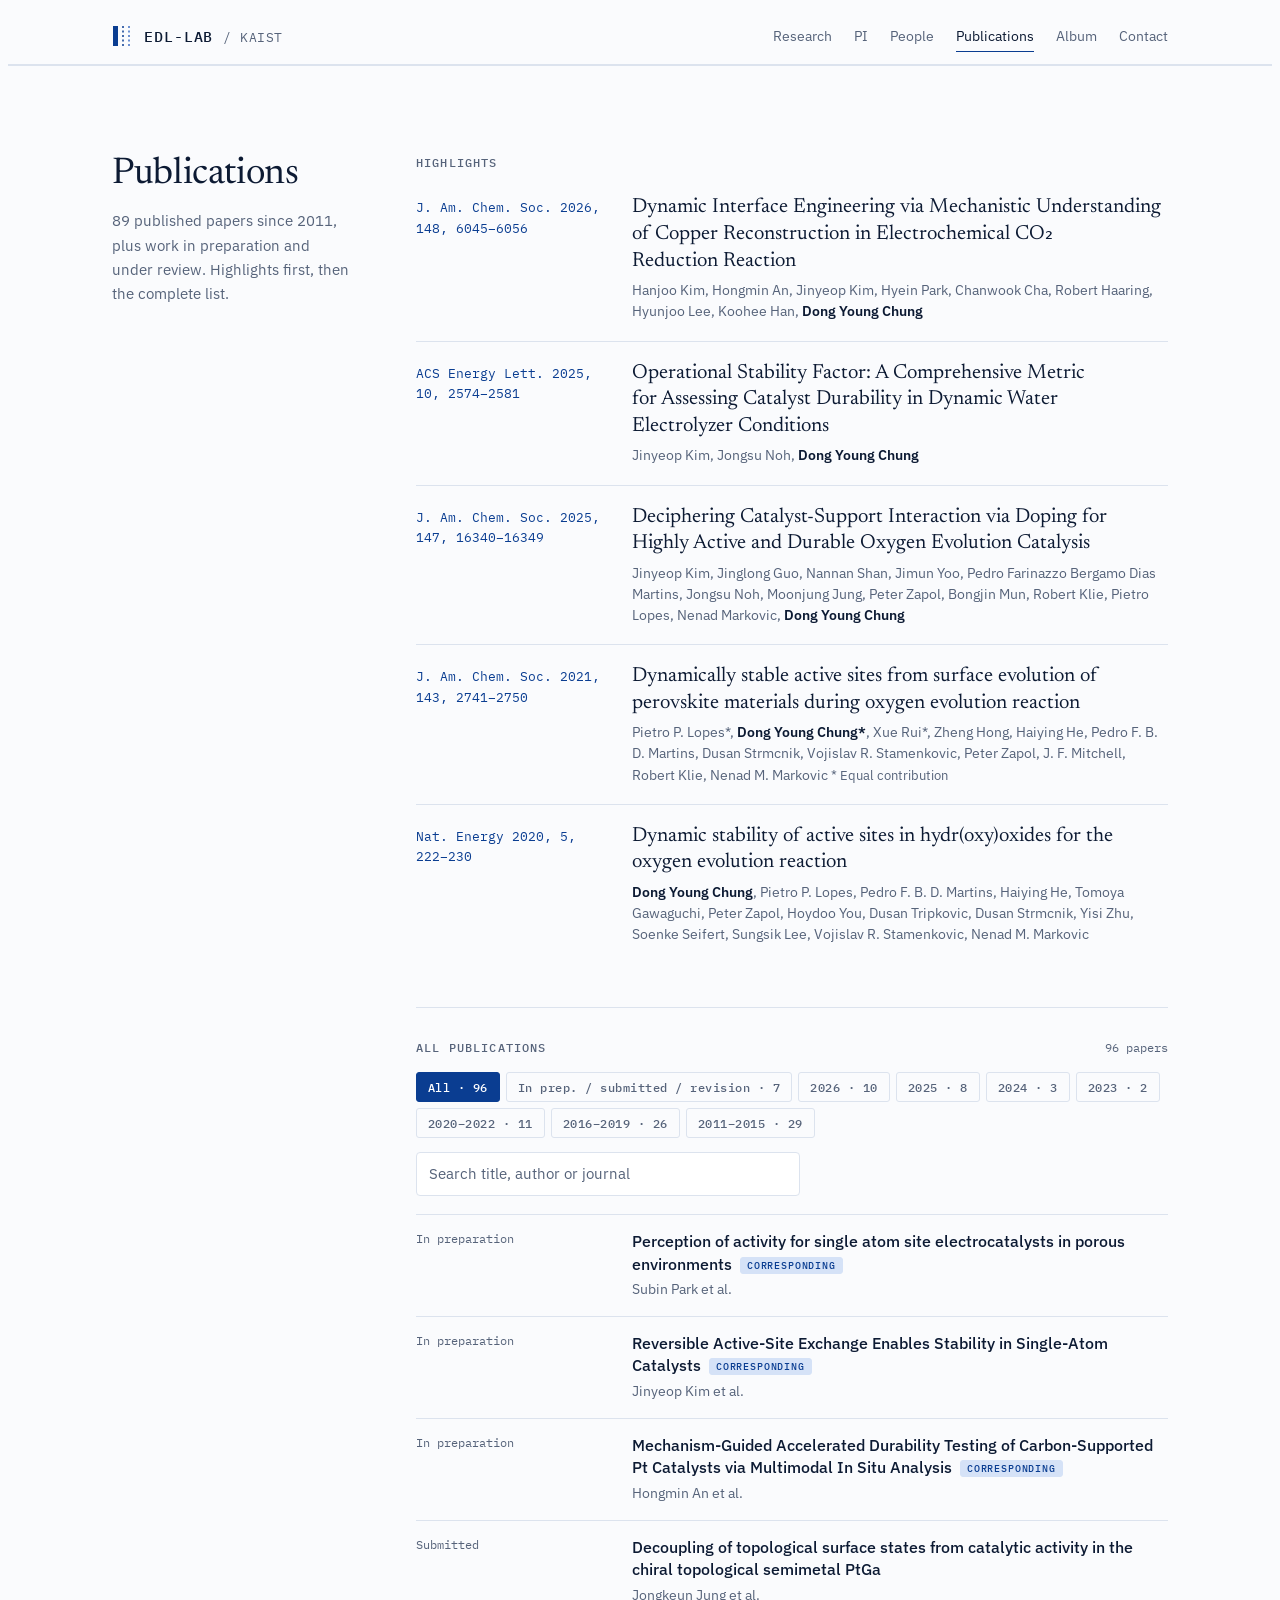
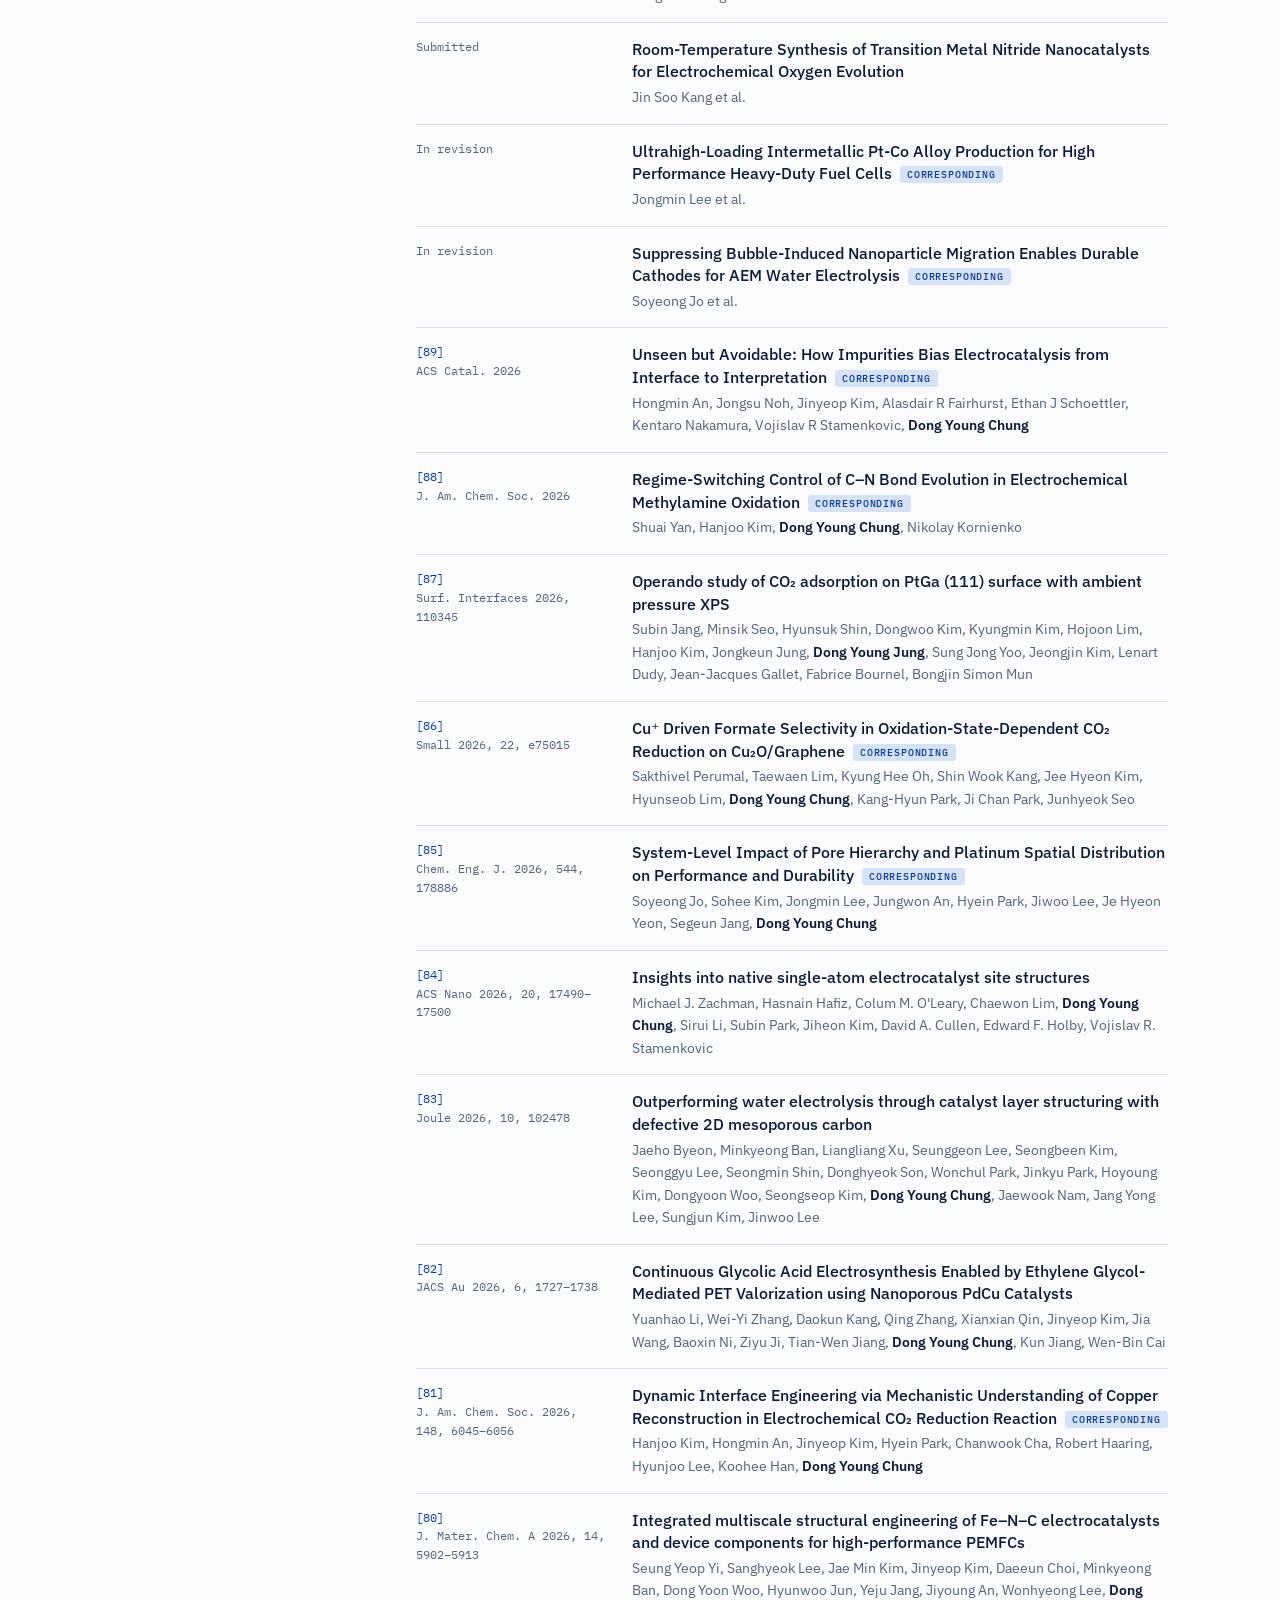
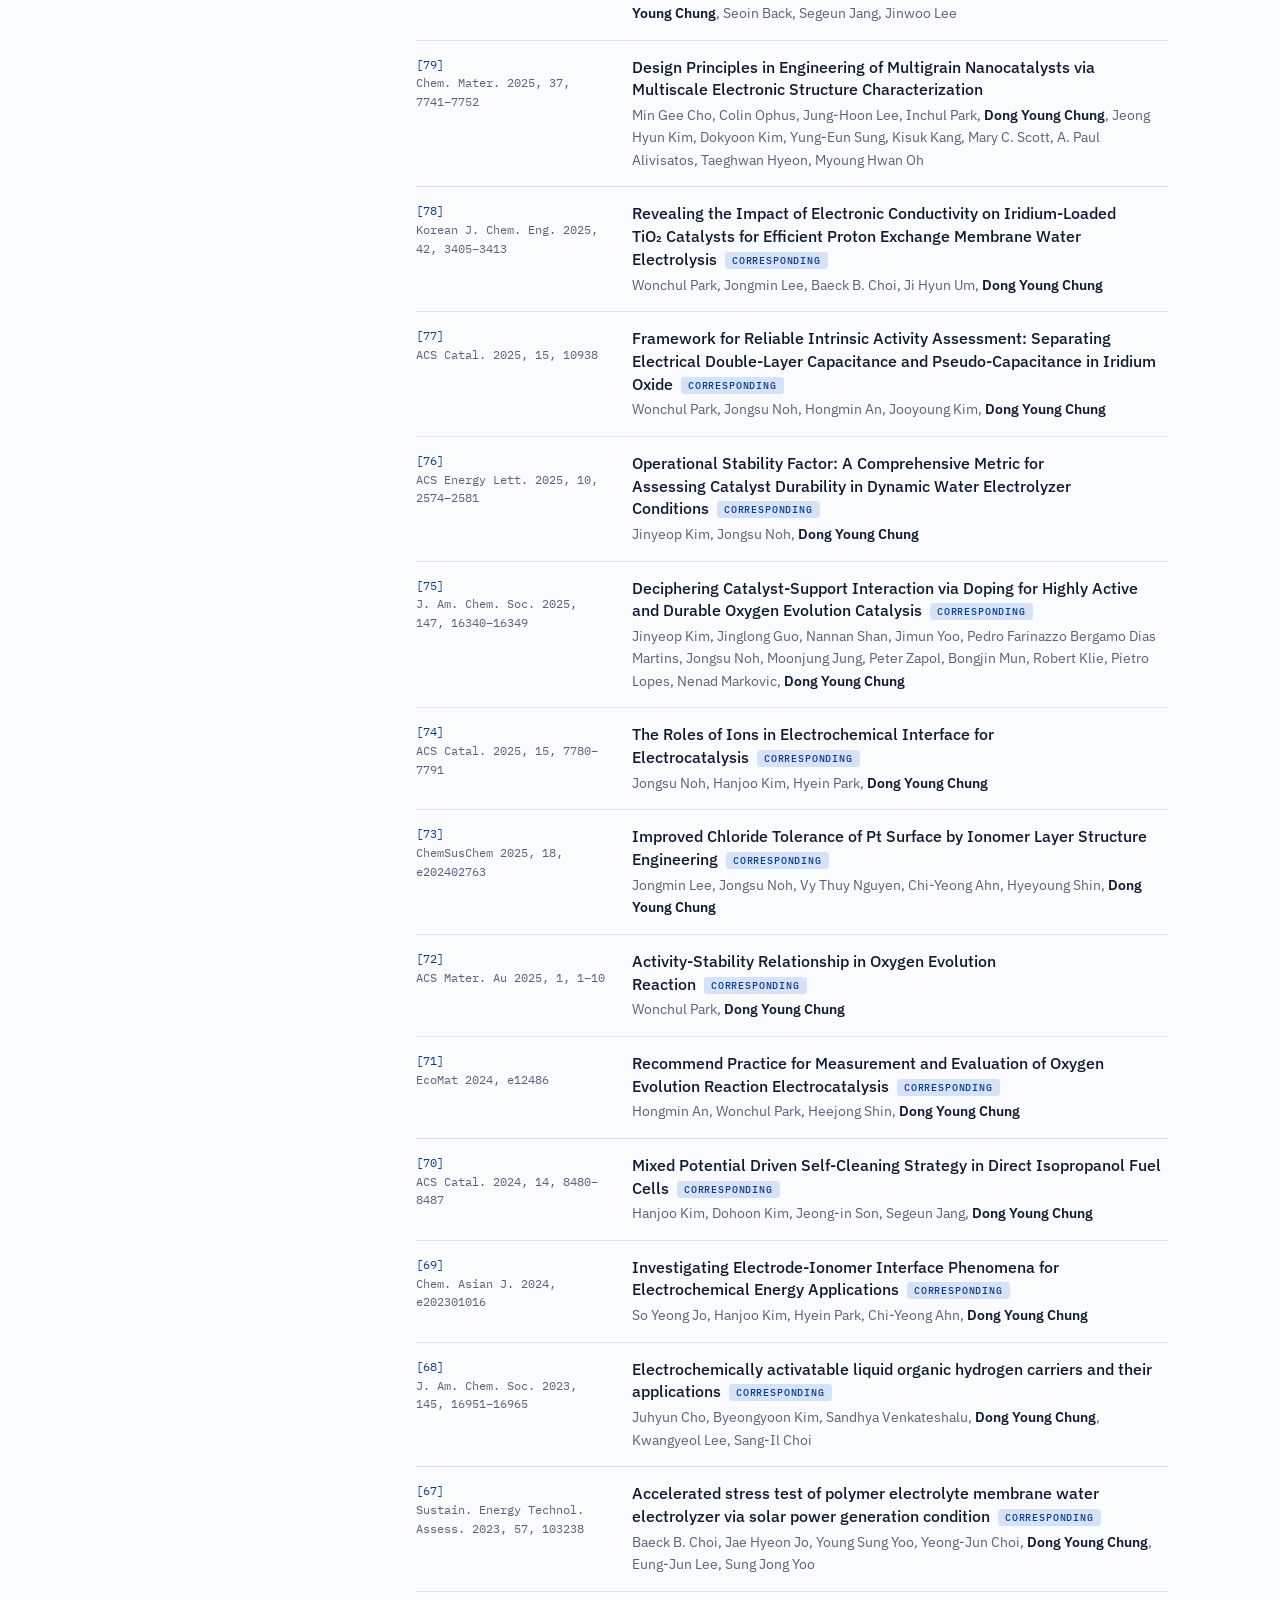
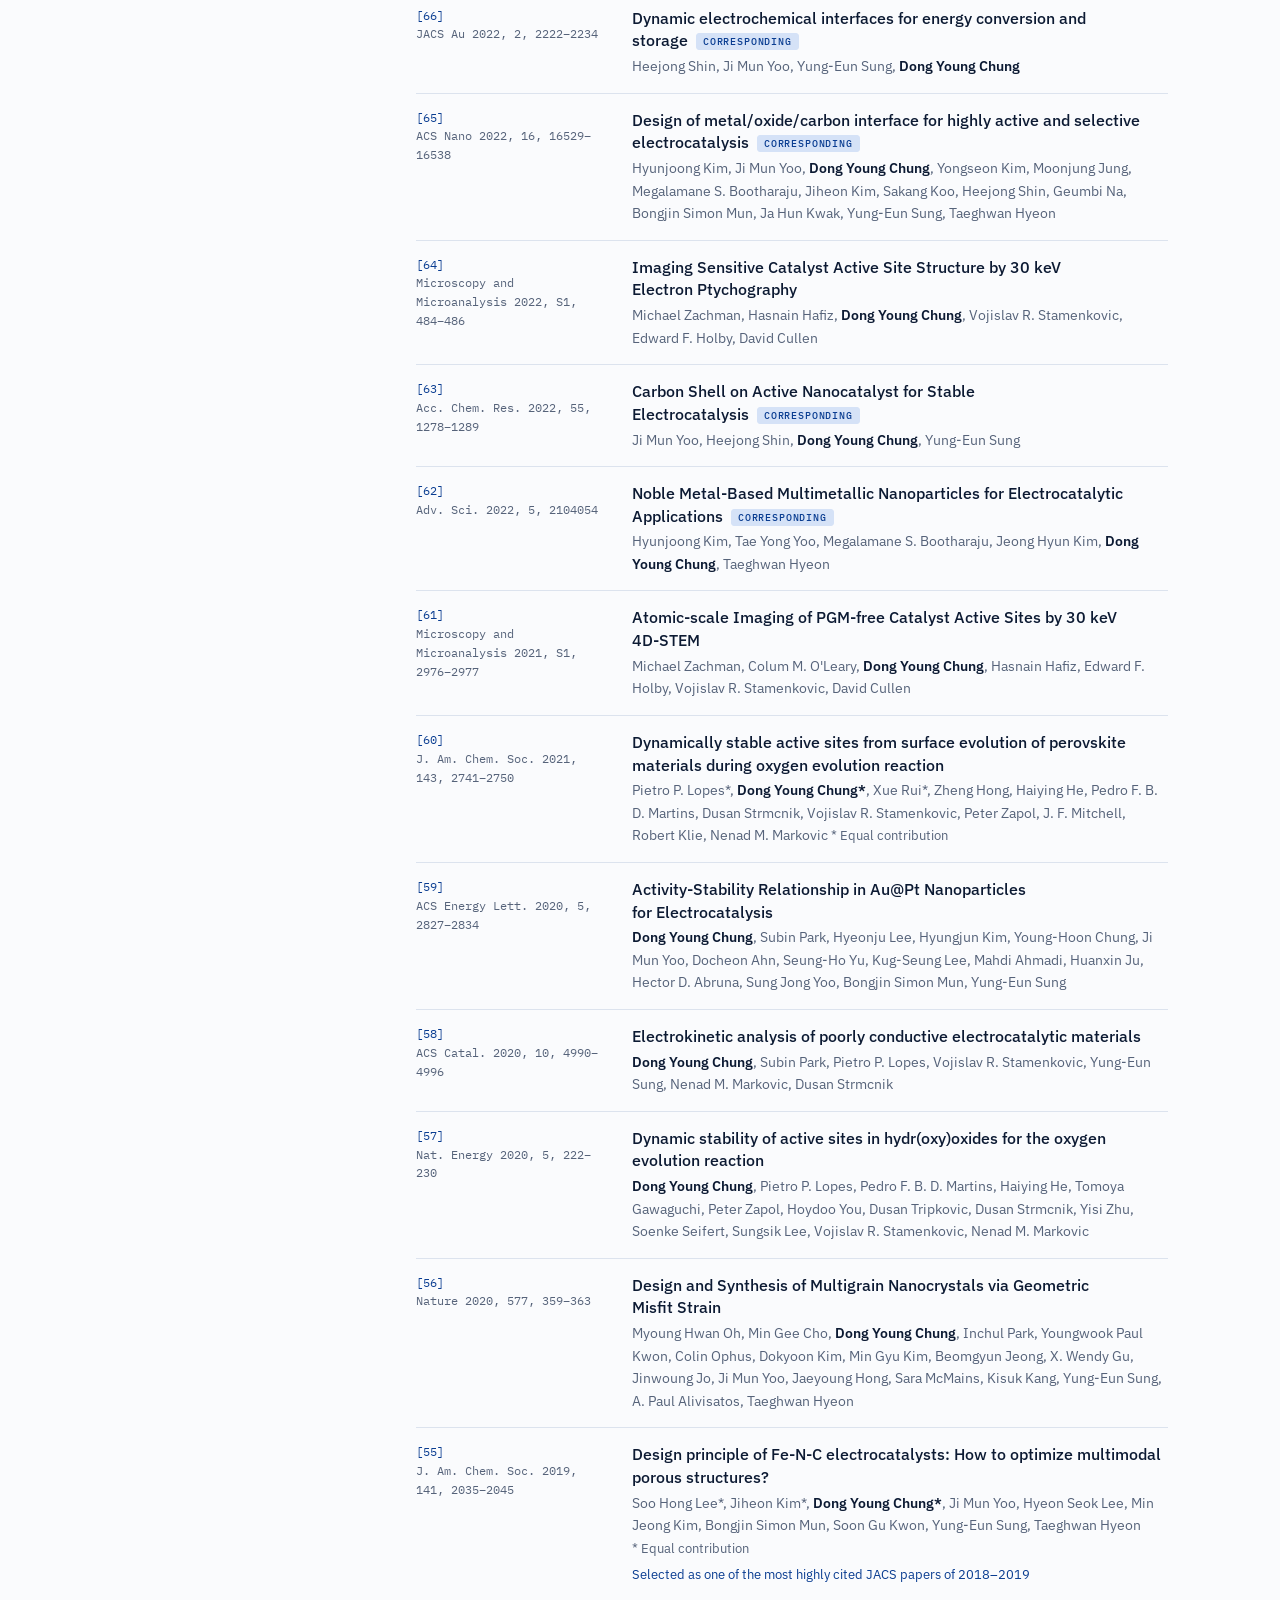
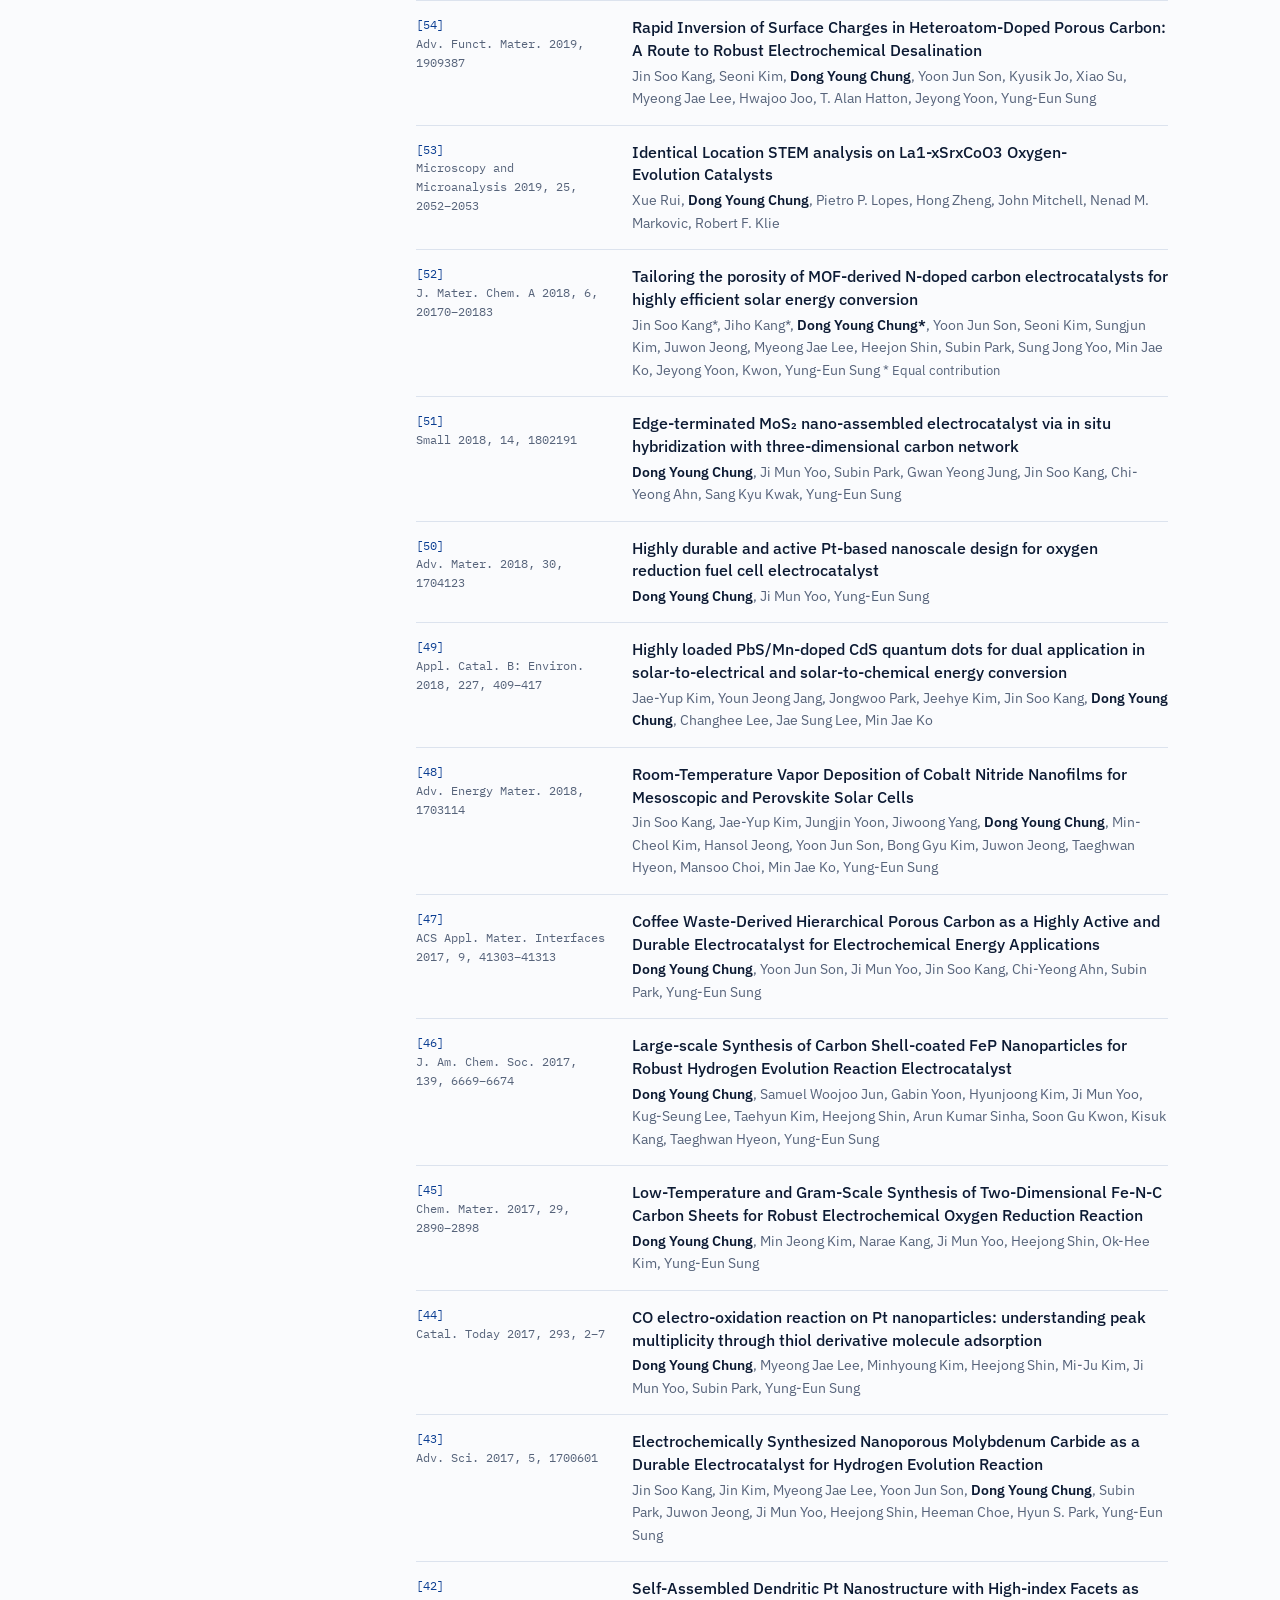
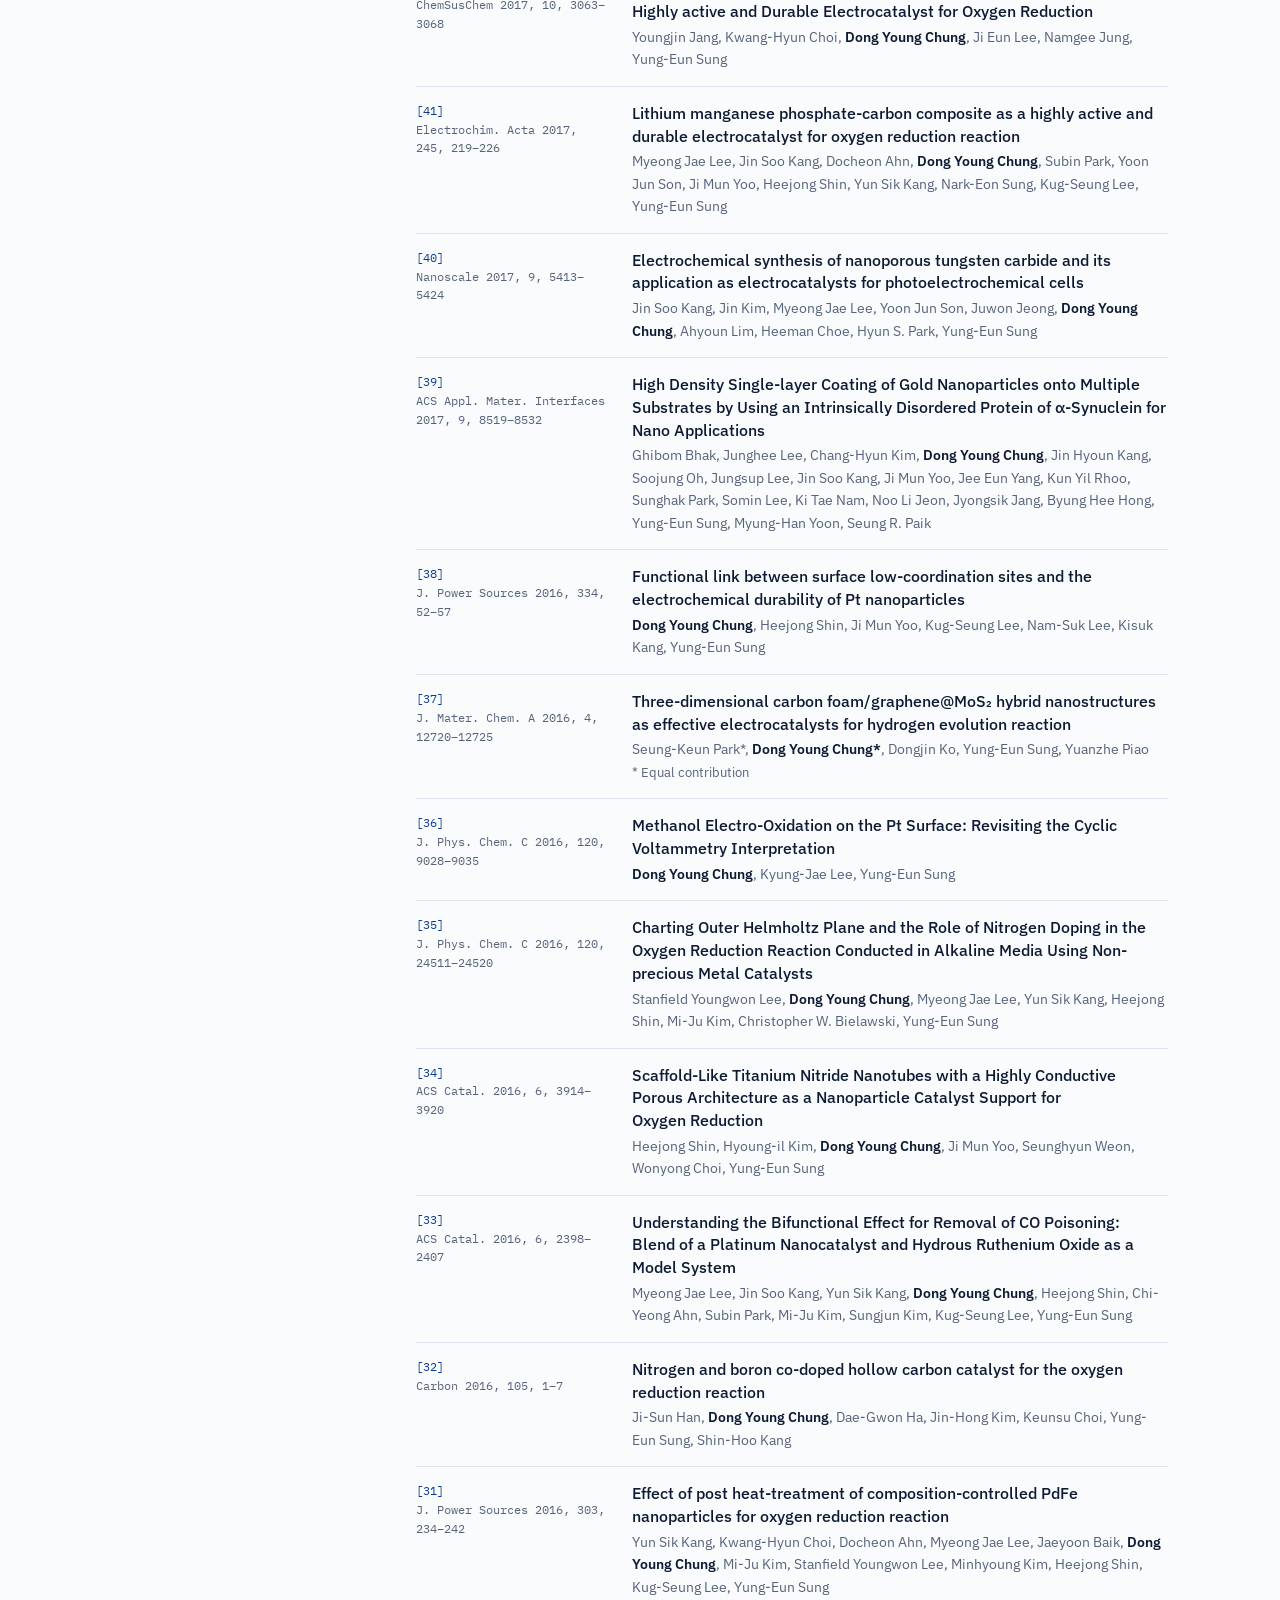
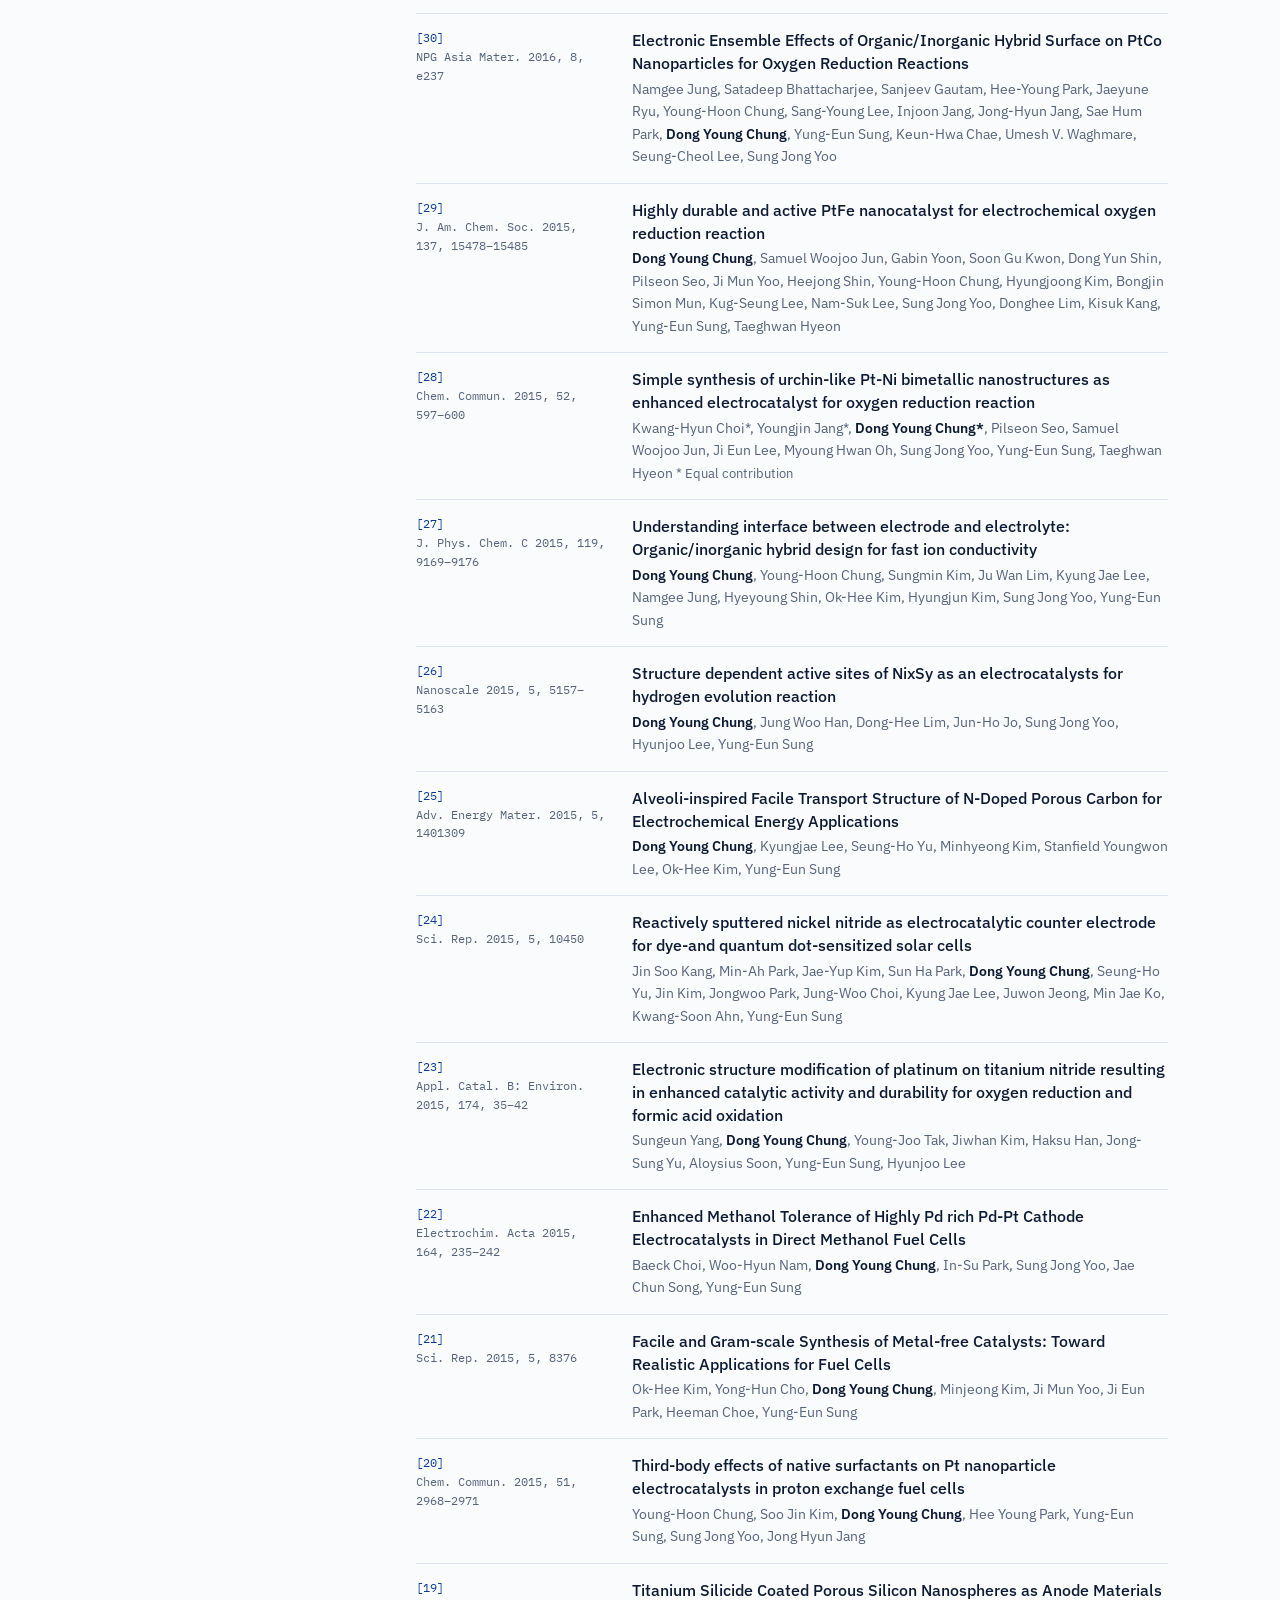
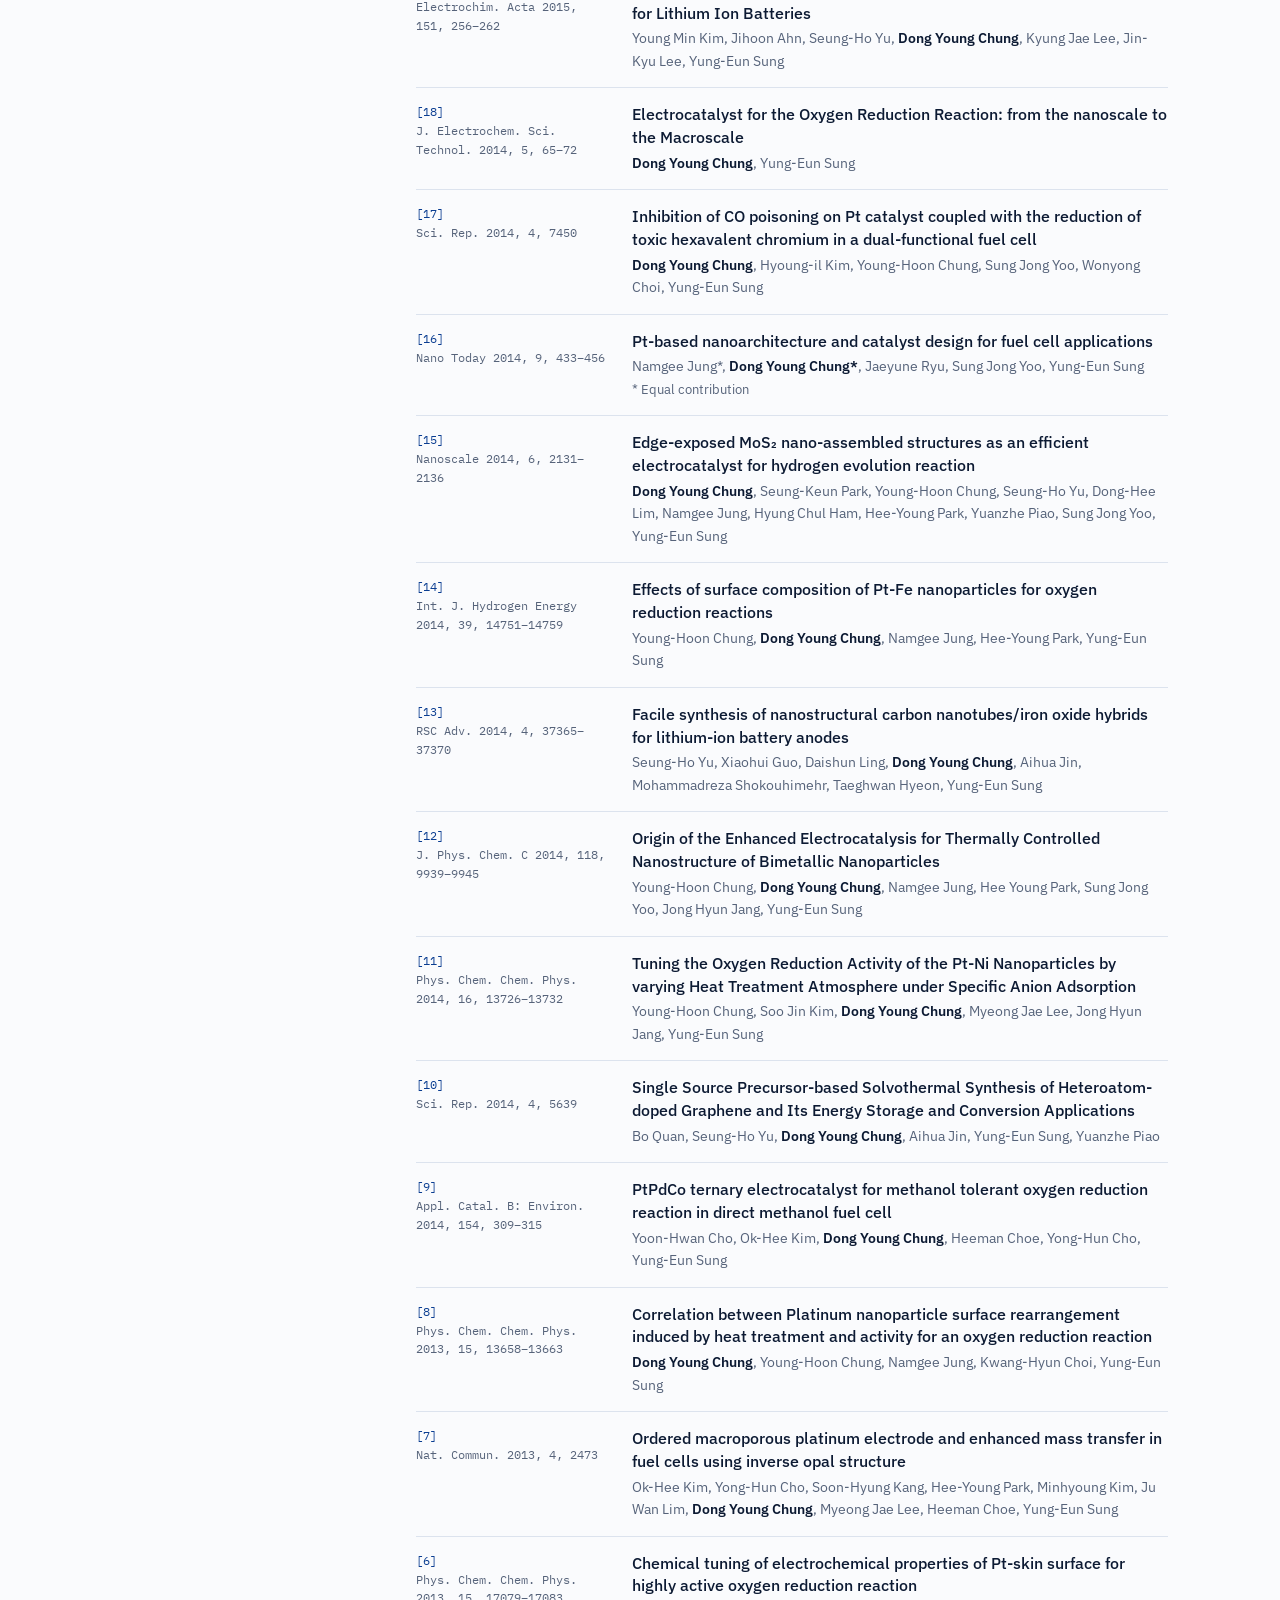
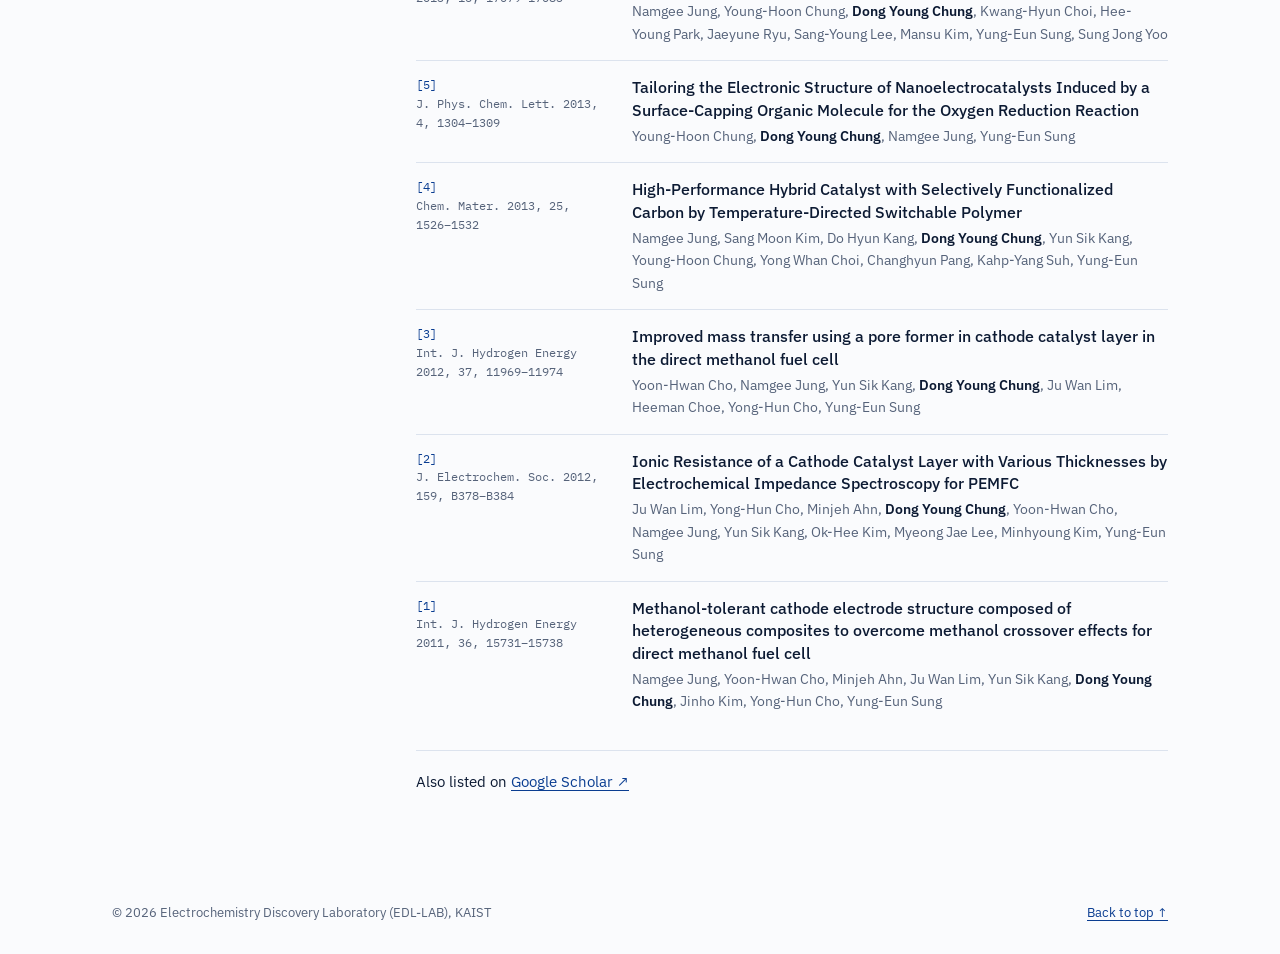
<file: publications.html>
<!doctype html>
<html lang="en">
<head>
<meta charset="utf-8">
<meta name="viewport" content="width=device-width, initial-scale=1">
<meta name="description" content="EDL-LAB at KAIST (Electrochemistry Discovery Laboratory, PI Dong Young Chung): electrochemistry, electrocatalysis and electroanalytical chemistry.">
<meta property="og:title" content="EDL-LAB at KAIST">
<meta property="og:description" content="Electrochemistry, electrocatalysis and electroanalytical chemistry at KAIST.">
<link rel="icon" href="data:image/svg+xml,%3Csvg xmlns='http://www.w3.org/2000/svg' viewBox='0 0 32 32'%3E%3Crect width='32' height='32' rx='6' fill='%230A3D91'/%3E%3Ctext x='16' y='22' font-family='Georgia,serif' font-size='18' font-weight='600' text-anchor='middle' fill='white'%3EE%3C/text%3E%3C/svg%3E">
<link rel="preconnect" href="https://fonts.googleapis.com">
<link rel="preconnect" href="https://fonts.gstatic.com" crossorigin>
<link rel="stylesheet" href="https://fonts.googleapis.com/css2?family=IBM+Plex+Mono:wght@400;500&family=IBM+Plex+Sans:wght@400;500;600&family=Newsreader:opsz,wght@6..72,400;6..72,500&display=swap">
<link rel="stylesheet" href="style.css">
<title>Publications – EDL-LAB at KAIST</title>
</head>
<body>

<header class="site-head">
  <div class="wrap">
    <a class="brand" href="index.html" aria-label="EDL-LAB home">
      <svg width="22" height="22" viewBox="0 0 22 22" role="presentation" aria-hidden="true">
        <rect x="1" y="1" width="5" height="20" fill="var(--accent)"/>
        <line x1="11" y1="1" x2="11" y2="21" stroke="var(--accent)" stroke-width="1.5" stroke-dasharray="2 2.5"/>
        <line x1="17" y1="1" x2="17" y2="21" stroke="var(--accent-2)" stroke-width="1.5" stroke-dasharray="2 2.5"/>
      </svg>
      <span>EDL-LAB <small>/ KAIST</small></span>
    </a>
    <nav class="nav" aria-label="Sections">
      <a href="research.html">Research</a>
      <a href="pi.html">PI</a>
      <a href="people.html">People</a>
      <a href="publications.html" aria-current="page">Publications</a>
      <a href="album.html">Album</a>
      <a href="contact.html">Contact</a>
    </nav>
  </div>
</header>

<main id="top">
<section class="sec" id="publications" aria-labelledby="pub-h">
    <div class="wrap sec-grid">
      <div class="sec-head">
        <h2 id="pub-h">Publications</h2>
        <p><span id="pub-total">89</span> published papers since 2011, plus work in preparation and under review. Highlights first, then the complete list.</p>
      </div>
      <div>
        <p class="sub-h">Highlights</p>
        <div>
          <div class="hl"><span class="ref">J. Am. Chem. Soc. 2026, 148, 6045–6056</span><div><div class="ttl">Dynamic Interface Engineering via Mechanistic Understanding of Copper Reconstruction in Electrochemical CO₂ Reduction Reaction</div><div class="au">Hanjoo Kim, Hongmin An, Jinyeop Kim, Hyein Park, Chanwook Cha, Robert Haaring, Hyunjoo Lee, Koohee Han, <strong>Dong Young Chung</strong></div></div></div>
          <div class="hl"><span class="ref">ACS Energy Lett. 2025, 10, 2574–2581</span><div><div class="ttl">Operational Stability Factor: A Comprehensive Metric for Assessing Catalyst Durability in Dynamic Water Electrolyzer Conditions</div><div class="au">Jinyeop Kim, Jongsu Noh, <strong>Dong Young Chung</strong></div></div></div>
          <div class="hl"><span class="ref">J. Am. Chem. Soc. 2025, 147, 16340–16349</span><div><div class="ttl">Deciphering Catalyst-Support Interaction via Doping for Highly Active and Durable Oxygen Evolution Catalysis</div><div class="au">Jinyeop Kim, Jinglong Guo, Nannan Shan, Jimun Yoo, Pedro Farinazzo Bergamo Dias Martins, Jongsu Noh, Moonjung Jung, Peter Zapol, Bongjin Mun, Robert Klie, Pietro Lopes, Nenad Markovic, <strong>Dong Young Chung</strong></div></div></div>
          <div class="hl"><span class="ref">J. Am. Chem. Soc. 2021, 143, 2741–2750</span><div><div class="ttl">Dynamically stable active sites from surface evolution of perovskite materials during oxygen evolution reaction</div><div class="au">Pietro P. Lopes*, <strong>Dong Young Chung*</strong>, Xue Rui*, Zheng Hong, Haiying He, Pedro F. B. D. Martins, Dusan Strmcnik, Vojislav R. Stamenkovic, Peter Zapol, J. F. Mitchell, Robert Klie, Nenad M. Markovic <span class="eqn">* Equal contribution</span></div></div></div>
          <div class="hl"><span class="ref">Nat. Energy 2020, 5, 222–230</span><div><div class="ttl">Dynamic stability of active sites in hydr(oxy)oxides for the oxygen evolution reaction</div><div class="au"><strong>Dong Young Chung</strong>, Pietro P. Lopes, Pedro F. B. D. Martins, Haiying He, Tomoya Gawaguchi, Peter Zapol, Hoydoo You, Dusan Tripkovic, Dusan Strmcnik, Yisi Zhu, Soenke Seifert, Sungsik Lee, Vojislav R. Stamenkovic, Nenad M. Markovic</div></div></div>
        </div>

        <div class="recent-head">
          <p class="sub-h" style="margin:0">All publications</p>
          <p class="mono count" id="pub-count" aria-live="polite"></p>
        </div>
        <div class="filter" id="pub-filter" role="group" aria-label="Filter by period"></div>
        <div class="search">
          <label class="sr" for="pub-q">Search publications</label>
          <input id="pub-q" class="q" type="search" placeholder="Search title, author or journal" autocomplete="off">
        </div>
        <div id="pub-list"></div>
        <p class="more">Also listed on <a href="https://scholar.google.com/citations?user=2eYRWmYAAAAJ&amp;hl=en" target="_blank" rel="noopener">Google Scholar ↗</a></p>
      </div>
    </div>
  </section>
</main>

<footer class="foot">
  <div class="wrap">
    <span>&copy; 2026 Electrochemistry Discovery Laboratory (EDL-LAB), KAIST</span>
    <a href="index.html">Back to top &uarr;</a>
  </div>
</footer>
<script src="papers.js"></script>
<script>
(function () {

  var listEl = document.getElementById('pub-list');
  var filterEl = document.getElementById('pub-filter');
  var qEl = document.getElementById('pub-q');
  var countEl = document.getElementById('pub-count');

  var pubYears = PUBS.map(function (p) { return p.y; }).filter(function (y) { return typeof y === 'number'; });
  var maxYear = Math.max.apply(null, pubYears);
  function yearGroup(y) { return { id: String(y), label: String(y), test: function (p) { return p.y === y; } }; }
  function rangeGroup(a, b) { return { id: a + '-' + String(b).slice(2), label: a + '\u2013' + b, test: function (p) { return p.y >= a && p.y <= b; } }; }
  var GROUPS = [
    { id: 'all', label: 'All', test: function () { return true; } },
    { id: 'pending', label: 'In prep. / submitted / revision', test: function (p) { return p.y === 'pending'; } }
  ];
  for (var yy = maxYear; yy >= 2023; yy--) GROUPS.push(yearGroup(yy));
  GROUPS.push(rangeGroup(2020, 2022), rangeGroup(2016, 2019), rangeGroup(2011, 2015));
  var totalEl = document.getElementById('pub-total');
  if (totalEl) totalEl.textContent = PUBS.filter(function (p) { return typeof p.n === 'number'; }).length;
  var current = 'all';

  function esc(s) { return String(s).replace(/&/g, '&amp;').replace(/</g, '&lt;').replace(/>/g, '&gt;'); }
  function authors(s) { return esc(s).replace(/Dong Young (Chung|Jung)\*?/g, '<strong>$&</strong>'); }
  function hay(p) { return (p.ref + ' ' + p.t + ' ' + p.a).toLowerCase(); }

  function render() {
    var g = GROUPS.filter(function (x) { return x.id === current; })[0];
    var q = qEl.value.trim().toLowerCase();
    var rows = PUBS.filter(function (p) { return g.test(p) && (!q || hay(p).indexOf(q) !== -1); });
    listEl.innerHTML = rows.length ? rows.map(function (p) {
      var eq = p.a.indexOf('*') !== -1;
      return '<article class="pub"><div class="ref">' + (p.n ? '<span class="no">[' + p.n + ']</span>' : '') + esc(p.ref) + '</div><div>' +
        '<div class="ttl">' + esc(p.t) + (p.c ? '<span class="corr">Corresponding</span>' : '') + '</div>' +
        '<div class="au">' + authors(p.a) + (eq ? ' <span class="eqn">* Equal contribution</span>' : '') + '</div>' +
        (p.note ? '<div class="note">' + esc(p.note) + '</div>' : '') + '</div></article>';
    }).join('') : '<p class="none">No papers match your search.</p>';
    countEl.textContent = rows.length + (rows.length === 1 ? ' paper' : ' papers');
    Array.prototype.forEach.call(filterEl.children, function (b) {
      b.setAttribute('aria-pressed', String(b.getAttribute('data-g') === current));
    });
  }

  GROUPS.forEach(function (g) {
    var b = document.createElement('button');
    b.type = 'button';
    b.className = 'fbtn';
    b.id = 'pub-f-' + g.id;
    b.setAttribute('data-g', g.id);
    b.textContent = g.label + ' · ' + PUBS.filter(g.test).length;
    b.addEventListener('click', function () { current = g.id; render(); });
    filterEl.appendChild(b);
  });
  qEl.addEventListener('input', render);
  render();
})();
</script>
</body>
</html>
</file>
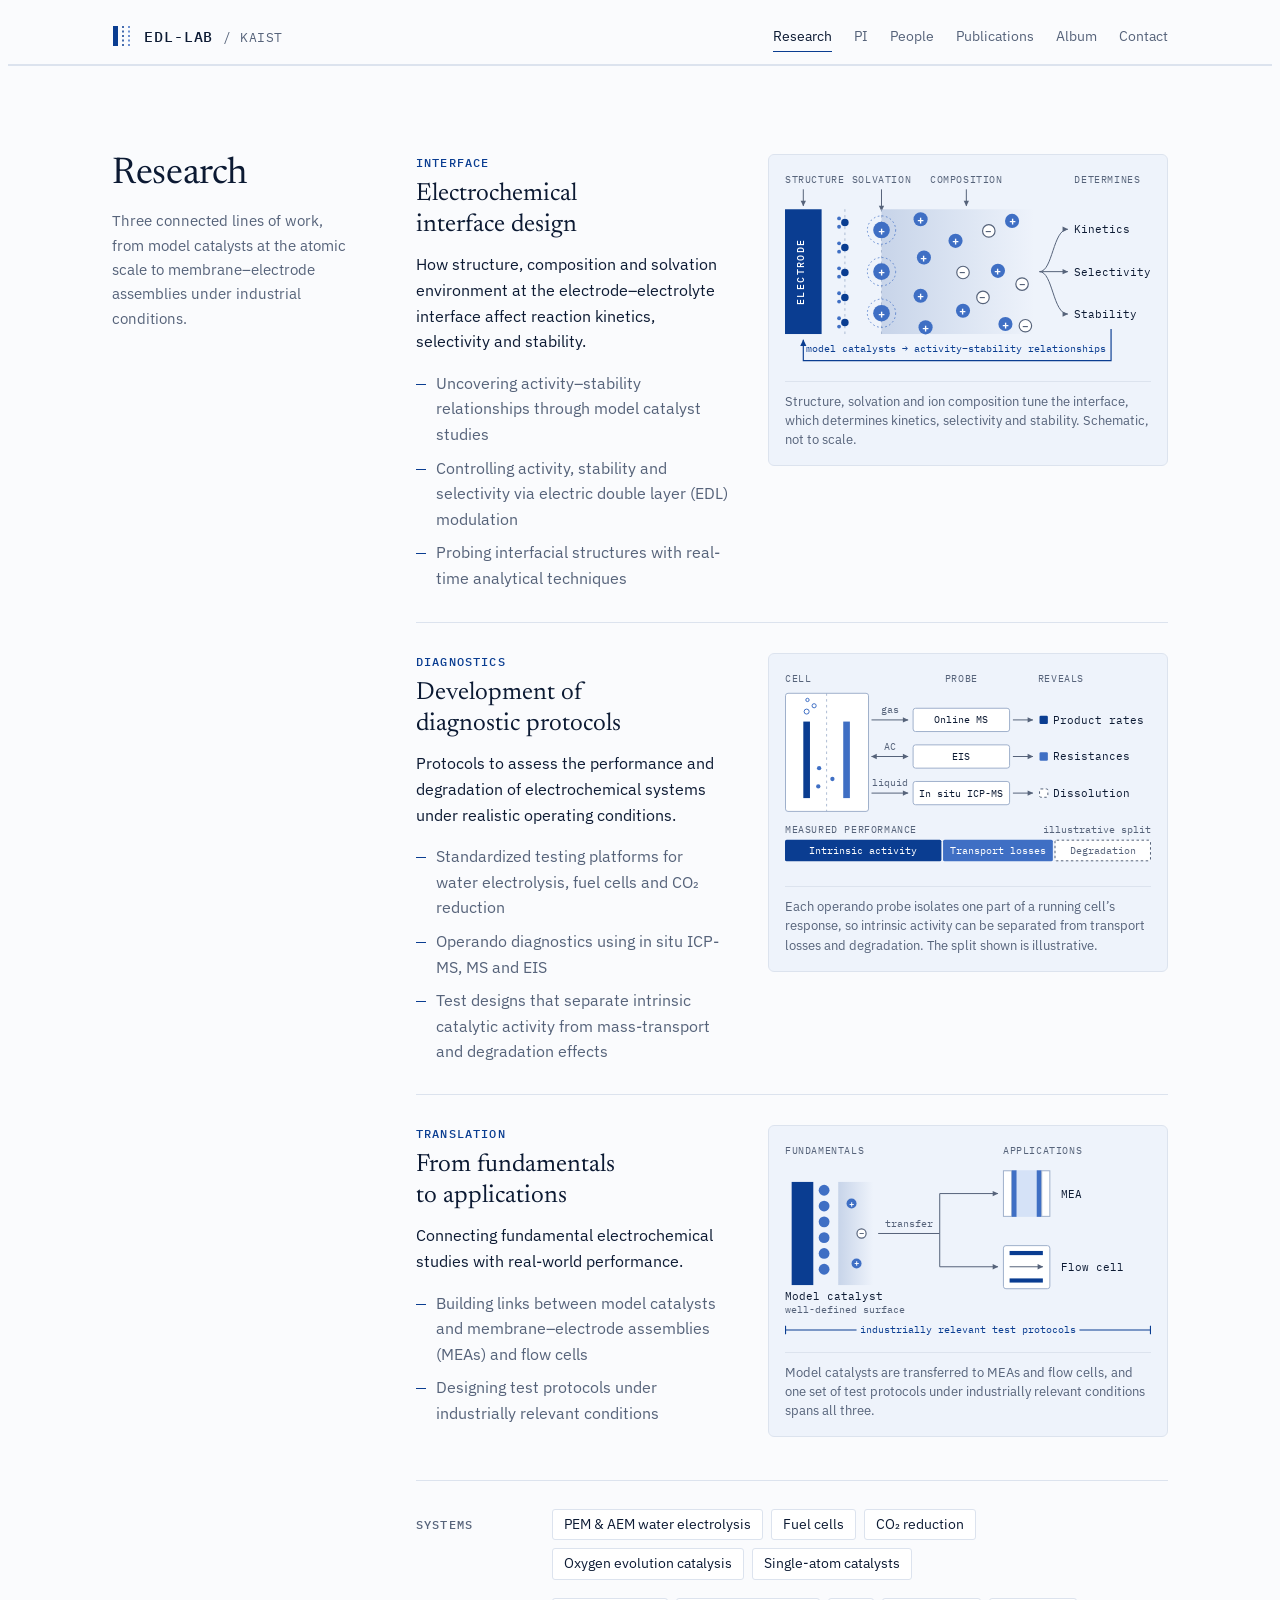
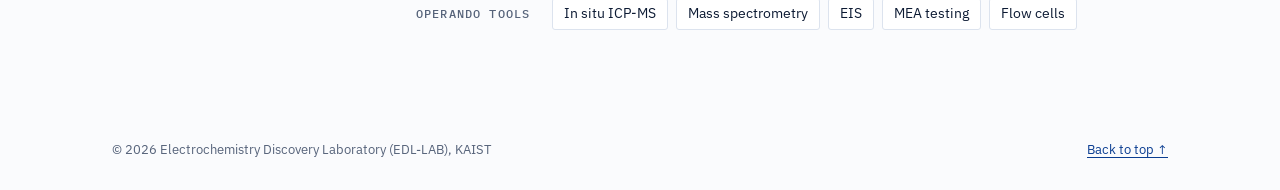
<file: research.html>
<!doctype html>
<html lang="en">
<head>
<meta charset="utf-8">
<meta name="viewport" content="width=device-width, initial-scale=1">
<meta name="description" content="EDL-LAB at KAIST (Electrochemistry Discovery Laboratory, PI Dong Young Chung): electrochemistry, electrocatalysis and electroanalytical chemistry.">
<meta property="og:title" content="EDL-LAB at KAIST">
<meta property="og:description" content="Electrochemistry, electrocatalysis and electroanalytical chemistry at KAIST.">
<link rel="icon" href="data:image/svg+xml,%3Csvg xmlns='http://www.w3.org/2000/svg' viewBox='0 0 32 32'%3E%3Crect width='32' height='32' rx='6' fill='%230A3D91'/%3E%3Ctext x='16' y='22' font-family='Georgia,serif' font-size='18' font-weight='600' text-anchor='middle' fill='white'%3EE%3C/text%3E%3C/svg%3E">
<link rel="preconnect" href="https://fonts.googleapis.com">
<link rel="preconnect" href="https://fonts.gstatic.com" crossorigin>
<link rel="stylesheet" href="https://fonts.googleapis.com/css2?family=IBM+Plex+Mono:wght@400;500&family=IBM+Plex+Sans:wght@400;500;600&family=Newsreader:opsz,wght@6..72,400;6..72,500&display=swap">
<link rel="stylesheet" href="style.css">
<title>Research – EDL-LAB at KAIST</title>
</head>
<body>

<header class="site-head">
  <div class="wrap">
    <a class="brand" href="index.html" aria-label="EDL-LAB home">
      <svg width="22" height="22" viewBox="0 0 22 22" role="presentation" aria-hidden="true">
        <rect x="1" y="1" width="5" height="20" fill="var(--accent)"/>
        <line x1="11" y1="1" x2="11" y2="21" stroke="var(--accent)" stroke-width="1.5" stroke-dasharray="2 2.5"/>
        <line x1="17" y1="1" x2="17" y2="21" stroke="var(--accent-2)" stroke-width="1.5" stroke-dasharray="2 2.5"/>
      </svg>
      <span>EDL-LAB <small>/ KAIST</small></span>
    </a>
    <nav class="nav" aria-label="Sections">
      <a href="research.html" aria-current="page">Research</a>
      <a href="pi.html">PI</a>
      <a href="people.html">People</a>
      <a href="publications.html">Publications</a>
      <a href="album.html">Album</a>
      <a href="contact.html">Contact</a>
    </nav>
  </div>
</header>

<main id="top">
<section class="sec" id="research" aria-labelledby="research-h">
    <div class="wrap sec-grid">
      <div class="sec-head">
        <h2 id="research-h">Research</h2>
        <p>Three connected lines of work, from model catalysts at the atomic scale to membrane–electrode assemblies under industrial conditions.</p>
      </div>
      <div>
        <article class="theme">
          <div class="theme-in">
            <div class="theme-txt">
              <p class="tag">Interface</p>
              <h3>Electrochemical interface design</h3>
              <p>How structure, composition and solvation environment at the electrode–electrolyte interface affect reaction kinetics, selectivity and stability.</p>
              <ul>
              <li>Uncovering activity–stability relationships through model catalyst studies</li>
              <li>Controlling activity, stability and selectivity via electric double layer (EDL) modulation</li>
              <li>Probing interfacial structures with real-time analytical techniques</li>
              </ul>
            </div>
            <figure class="figure sch">
        <svg class="edl sch" viewBox="0 0 440 240" role="img" aria-label="Structure, solvation and ion composition tune the electrode–electrolyte interface, which determines kinetics, selectivity and stability; model catalysts feed activity–stability relationships back into design.">
          <defs>
            <linearGradient id="s1-diffuse" x1="0" y1="0" x2="1" y2="0"><stop class="s0" offset="0"/><stop class="s1" offset="1"/></linearGradient>
            <marker id="s1-ah" viewBox="0 0 10 10" refX="8.5" refY="5" markerWidth="7" markerHeight="7" orient="auto-start-reverse"><path class="ah" d="M1 1.2 L9 5 L1 8.8 Z"/></marker>
            <marker id="s1-aha" viewBox="0 0 10 10" refX="8.5" refY="5" markerWidth="7" markerHeight="7" orient="auto-start-reverse"><path class="aha" d="M1 1.2 L9 5 L1 8.8 Z"/></marker>
          </defs>
          <text class="hd" x="0" y="14">STRUCTURE</text>
          <text class="hd" x="116" y="14" text-anchor="middle">SOLVATION</text>
          <text class="hd" x="218" y="14" text-anchor="middle">COMPOSITION</text>
          <text class="hd" x="348" y="14">DETERMINES</text>
          <path class="ln" d="M22 22 V42" marker-end="url(#s1-ah)"/>
          <path class="ln" d="M116 22 V48" marker-end="url(#s1-ah)"/>
          <path class="ln" d="M218 22 V42" marker-end="url(#s1-ah)"/>

          <rect x="116" y="46" width="184" height="150" fill="url(#s1-diffuse)"/>
          <rect class="el" x="0" y="46" width="44" height="150"/>
          <text class="on" transform="translate(23 121) rotate(-90)" text-anchor="middle">ELECTRODE</text>
          <line class="guide" x1="72" y1="46" x2="72" y2="196"/>
          <line class="guide" x1="116" y1="46" x2="116" y2="196"/>
          <g><circle class="wo" cx="72" cy="62" r="4.5"/><circle class="wh" cx="65" cy="57" r="2.3"/><circle class="wh" cx="65" cy="67" r="2.3"/><circle class="wo" cx="72" cy="92" r="4.5"/><circle class="wh" cx="65" cy="87" r="2.3"/><circle class="wh" cx="65" cy="97" r="2.3"/><circle class="wo" cx="72" cy="122" r="4.5"/><circle class="wh" cx="65" cy="117" r="2.3"/><circle class="wh" cx="65" cy="127" r="2.3"/><circle class="wo" cx="72" cy="152" r="4.5"/><circle class="wh" cx="65" cy="147" r="2.3"/><circle class="wh" cx="65" cy="157" r="2.3"/><circle class="wo" cx="72" cy="182" r="4.5"/><circle class="wh" cx="65" cy="177" r="2.3"/><circle class="wh" cx="65" cy="187" r="2.3"/></g>
          <g><circle class="ring" cx="116" cy="71" r="17"/><circle class="cat" cx="116" cy="71" r="10"/><text class="sign" x="116" y="71">+</text><circle class="ring" cx="116" cy="121" r="17"/><circle class="cat" cx="116" cy="121" r="10"/><text class="sign" x="116" y="121">+</text><circle class="ring" cx="116" cy="171" r="17"/><circle class="cat" cx="116" cy="171" r="10"/><text class="sign" x="116" y="171">+</text></g>
          <g><circle class="cat" cx="163" cy="58" r="8.5"/><text class="sign" x="163" y="58">+</text><circle class="cat" cx="167" cy="104" r="8.5"/><text class="sign" x="167" y="104">+</text><circle class="cat" cx="163" cy="150" r="8.5"/><text class="sign" x="163" y="150">+</text><circle class="cat" cx="169" cy="188" r="8.5"/><text class="sign" x="169" y="188">+</text><circle class="cat" cx="205" cy="84" r="8.5"/><text class="sign" x="205" y="84">+</text><circle class="cat" cx="214" cy="168" r="8.5"/><text class="sign" x="214" y="168">+</text><circle class="cat" cx="256" cy="120" r="8.5"/><text class="sign" x="256" y="120">+</text><circle class="cat" cx="273" cy="60" r="8.5"/><text class="sign" x="273" y="60">+</text><circle class="cat" cx="265" cy="184" r="8.5"/><text class="sign" x="265" y="184">+</text><circle class="ani" cx="214" cy="122" r="7.5"/><text class="asign" x="214" y="122">−</text><circle class="ani" cx="245" cy="72" r="7.5"/><text class="asign" x="245" y="72">−</text><circle class="ani" cx="238" cy="152" r="7.5"/><text class="asign" x="238" y="152">−</text><circle class="ani" cx="285" cy="136" r="7.5"/><text class="asign" x="285" y="136">−</text><circle class="ani" cx="289" cy="186" r="7.5"/><text class="asign" x="289" y="186">−</text></g>

          <path class="ln" d="M306 121 C 322 121, 322 70, 340 70" marker-end="url(#s1-ah)"/>
          <path class="ln" d="M306 121 H 340" marker-end="url(#s1-ah)"/>
          <path class="ln" d="M306 121 C 322 121, 322 172, 340 172" marker-end="url(#s1-ah)"/>
          <text class="k mid" x="348" y="70">Kinetics</text>
          <text class="k mid" x="348" y="121">Selectivity</text>
          <text class="k mid" x="348" y="172">Stability</text>

          <path class="ln-a" d="M392 190 V228 H22 V203" marker-end="url(#s1-aha)"/>
          <text class="sm acc c" x="206" y="218">model catalysts → activity–stability relationships</text>
        </svg>
              <figcaption>Structure, solvation and ion composition tune the interface, which determines kinetics, selectivity and stability. Schematic, not to scale.</figcaption>
            </figure>
          </div>
        </article>
        <article class="theme">
          <div class="theme-in">
            <div class="theme-txt">
              <p class="tag">Diagnostics</p>
              <h3>Development of diagnostic protocols</h3>
              <p>Protocols to assess the performance and degradation of electrochemical systems under realistic operating conditions.</p>
              <ul>
              <li>Standardized testing platforms for water electrolysis, fuel cells and CO₂ reduction</li>
              <li>Operando diagnostics using in situ ICP-MS, MS and EIS</li>
              <li>Test designs that separate intrinsic catalytic activity from mass-transport and degradation effects</li>
              </ul>
            </div>
            <figure class="figure sch">
        <svg class="edl sch" viewBox="0 0 440 248" role="img" aria-label="Three operando probes on a running cell each isolate one part of its measured performance: online MS for product rates, EIS for resistances, in situ ICP-MS for dissolution. This separates intrinsic activity from transport losses and degradation.">
          <defs>
            <marker id="s2-ah" viewBox="0 0 10 10" refX="8.5" refY="5" markerWidth="7" markerHeight="7" orient="auto-start-reverse"><path class="ah" d="M1 1.2 L9 5 L1 8.8 Z"/></marker>
            <marker id="s2-aha" viewBox="0 0 10 10" refX="8.5" refY="5" markerWidth="7" markerHeight="7" orient="auto-start-reverse"><path class="aha" d="M1 1.2 L9 5 L1 8.8 Z"/></marker>
          </defs>
          <text class="hd" x="0" y="14">CELL</text>
          <text class="hd" x="212" y="14" text-anchor="middle">PROBE</text>
          <text class="hd" x="304" y="14">REVEALS</text>

          <rect class="box" x="0.6" y="28" width="99.8" height="142" rx="3"/>
          <line class="guide" x1="50" y1="28" x2="50" y2="170"/>
          <rect class="el" x="22" y="62" width="8" height="92"/>
          <rect class="cat" x="70" y="62" width="8" height="92"/>
          <circle class="bub" cx="26" cy="50" r="3"/><circle class="bub" cx="35" cy="43" r="2.5"/><circle class="bub" cx="27" cy="36" r="2"/>
          <circle class="cat" cx="40" cy="140" r="2.6"/><circle class="cat" cx="57" cy="131" r="2.6"/><circle class="cat" cx="41" cy="118" r="2.6"/>
          
          <path class="ln" d="M104 60 H148" marker-end="url(#s2-ah)"/>
          <text class="sm c" x="126" y="52">gas</text>
          <rect class="box" x="154" y="46" width="116" height="28" rx="3"/>
          <text class="sm k c mid" x="212" y="60">Online MS</text>
          <path class="ln" d="M274 60 H298" marker-end="url(#s2-ah)"/>
          <rect class="seg-a" x="306" y="55" width="10" height="10" rx="1.5"/>
          <text class="k mid" x="322" y="60">Product rates</text>
          
          <path class="ln" d="M104 104 H148" marker-end="url(#s2-ah)" marker-start="url(#s2-ah)"/>
          <text class="sm c" x="126" y="96">AC</text>
          <rect class="box" x="154" y="90" width="116" height="28" rx="3"/>
          <text class="sm k c mid" x="212" y="104">EIS</text>
          <path class="ln" d="M274 104 H298" marker-end="url(#s2-ah)"/>
          <rect class="seg-b" x="306" y="99" width="10" height="10" rx="1.5"/>
          <text class="k mid" x="322" y="104">Resistances</text>
          
          <path class="ln" d="M104 148 H148" marker-end="url(#s2-ah)"/>
          <text class="sm c" x="126" y="140">liquid</text>
          <rect class="box" x="154" y="134" width="116" height="28" rx="3"/>
          <text class="sm k c mid" x="212" y="148">In situ ICP-MS</text>
          <path class="ln" d="M274 148 H298" marker-end="url(#s2-ah)"/>
          <rect class="seg-c" x="306" y="143" width="10" height="10" rx="1.5"/>
          <text class="k mid" x="322" y="148">Dissolution</text>

          <text class="hd" x="0" y="196">MEASURED PERFORMANCE</text>
          <text class="sm" x="440" y="196" text-anchor="end">illustrative split</text>
          <rect class="seg-a" x="0" y="204" width="188" height="26" rx="2"/>
          <rect class="seg-b" x="190" y="204" width="132" height="26" rx="2"/>
          <rect class="seg-c" x="324.6" y="204.6" width="114.8" height="24.8" rx="2"/>
          <text class="sm onfill c mid" x="94" y="217">Intrinsic activity</text>
          <text class="sm onfill c mid" x="256" y="217">Transport losses</text>
          <text class="sm c mid" x="382" y="217">Degradation</text>
        </svg>
              <figcaption>Each operando probe isolates one part of a running cell’s response, so intrinsic activity can be separated from transport losses and degradation. The split shown is illustrative.</figcaption>
            </figure>
          </div>
        </article>
        <article class="theme">
          <div class="theme-in">
            <div class="theme-txt">
              <p class="tag">Translation</p>
              <h3>From fundamentals to applications</h3>
              <p>Connecting fundamental electrochemical studies with real-world performance.</p>
              <ul>
              <li>Building links between model catalysts and membrane–electrode assemblies (MEAs) and flow cells</li>
              <li>Designing test protocols under industrially relevant conditions</li>
              </ul>
            </div>
            <figure class="figure sch">
        <svg class="edl sch" viewBox="0 0 440 240" role="img" aria-label="Model catalysts are transferred to membrane–electrode assemblies and flow cells; one set of test protocols under industrially relevant conditions spans all three.">
          <defs>
            <linearGradient id="s3-diffuse" x1="0" y1="0" x2="1" y2="0"><stop class="s0" offset="0"/><stop class="s1" offset="1"/></linearGradient>
            <marker id="s3-ah" viewBox="0 0 10 10" refX="8.5" refY="5" markerWidth="7" markerHeight="7" orient="auto-start-reverse"><path class="ah" d="M1 1.2 L9 5 L1 8.8 Z"/></marker>
            <marker id="s3-aha" viewBox="0 0 10 10" refX="8.5" refY="5" markerWidth="7" markerHeight="7" orient="auto-start-reverse"><path class="aha" d="M1 1.2 L9 5 L1 8.8 Z"/></marker>
          </defs>
          <text class="hd" x="0" y="14">FUNDAMENTALS</text>
          <text class="hd" x="262" y="14">APPLICATIONS</text>

          <rect x="64" y="48" width="42" height="124" fill="url(#s3-diffuse)"/>
          <rect class="el" x="8" y="48" width="26" height="124"/>
          <circle class="cat" cx="47" cy="58" r="6.5"/><circle class="cat" cx="47" cy="77" r="6.5"/><circle class="cat" cx="47" cy="96" r="6.5"/>
          <circle class="cat" cx="47" cy="115" r="6.5"/><circle class="cat" cx="47" cy="134" r="6.5"/><circle class="cat" cx="47" cy="153" r="6.5"/>
          <circle class="cat" cx="80" cy="74" r="6"/><text class="sign" x="80" y="74" style="font-size:11px">+</text><circle class="cat" cx="86" cy="146" r="6"/><text class="sign" x="86" y="146" style="font-size:11px">+</text><circle class="ani" cx="92" cy="110" r="5.5"/><text class="asign" x="92" y="110" style="font-size:11px">−</text>
          <text class="k" x="0" y="190">Model catalyst</text>
          <text class="sm" x="0" y="206">well-defined surface</text>

          <path class="ln" d="M112 110 H186 V62 H256" marker-end="url(#s3-ah)"/>
          <path class="ln" d="M186 110 V150 H256" marker-end="url(#s3-ah)"/>
          <text class="sm c" x="149" y="102">transfer</text>

          <rect class="box" x="262.6" y="34.6" width="10" height="54.8"/>
          <rect class="cat" x="272.6" y="34" width="6" height="56"/>
          <rect class="mem" x="278.6" y="34" width="24" height="56"/>
          <rect class="cat" x="302.6" y="34" width="6" height="56"/>
          <rect class="box" x="308.6" y="34.6" width="9.8" height="54.8"/>
          <text class="k mid" x="332" y="62">MEA</text>

          <rect class="box" x="262.6" y="124.6" width="55.8" height="51.8" rx="3"/>
          <rect class="el" x="270" y="131" width="40" height="5"/>
          <rect class="el" x="270" y="164" width="40" height="5"/>
          <path class="ln" d="M270 150 H310" marker-end="url(#s3-ah)"/>
          <text class="k mid" x="332" y="150">Flow cell</text>

          <path class="ln-a" d="M0.6 221 V231 M0.6 226 H86 M354 226 H439.4 M439.4 221 V231"/>
          <text class="sm acc c mid" x="220" y="226">industrially relevant test protocols</text>
        </svg>
              <figcaption>Model catalysts are transferred to MEAs and flow cells, and one set of test protocols under industrially relevant conditions spans all three.</figcaption>
            </figure>
          </div>
        </article>
        <div class="scope">
          <div class="scope-row">
            <p class="sub-h" style="margin:0">Systems</p>
            <div class="chips">
              <span class="chip">PEM &amp; AEM water electrolysis</span>
              <span class="chip">Fuel cells</span>
              <span class="chip">CO₂ reduction</span>
              <span class="chip">Oxygen evolution catalysis</span>
              <span class="chip">Single-atom catalysts</span>
            </div>
          </div>
          <div class="scope-row">
            <p class="sub-h" style="margin:0">Operando tools</p>
            <div class="chips">
              <span class="chip">In situ ICP-MS</span>
              <span class="chip">Mass spectrometry</span>
              <span class="chip">EIS</span>
              <span class="chip">MEA testing</span>
              <span class="chip">Flow cells</span>
            </div>
          </div>
        </div>
      </div>
    </div>
  </section>
</main>

<footer class="foot">
  <div class="wrap">
    <span>&copy; 2026 Electrochemistry Discovery Laboratory (EDL-LAB), KAIST</span>
    <a href="index.html">Back to top &uarr;</a>
  </div>
</footer>

</body>
</html>
</file>
<file: style.css>
:root {
  --bg: #FAFBFD;
  --surface: #FFFFFF;
  --tint: #EEF3FB;
  --ink: #0C1A33;
  --muted: #56637A;
  --line: #DCE3EE;
  --guide: #9FB0CB;
  --accent: #0A3D91;
  --accent-2: #3F6FC4;
  --accent-soft: #D5E2F7;
  --on-accent: #FFFFFF;
  --on-cat: #FFFFFF;
  --band: #0A3D91;
  --on-band: #FFFFFF;
  --on-band-muted: #C9D8F4;
  --display: 'Newsreader', 'Iowan Old Style', Georgia, serif;
  --sans: 'IBM Plex Sans', system-ui, -apple-system, 'Segoe UI', sans-serif;
  --mono: 'IBM Plex Mono', ui-monospace, 'SF Mono', Menlo, monospace;
  color-scheme: light;
}
@media (prefers-color-scheme: dark) {
  :root:not([data-theme="light"]) {
    --bg: #0A111F;
    --surface: #0F182B;
    --tint: #101C33;
    --ink: #E7EDF8;
    --muted: #9AA8C2;
    --line: #23304A;
    --guide: #3A4C70;
    --accent: #7EA6FF;
    --accent-2: #5B8DEF;
    --accent-soft: #1B2C4D;
    --on-accent: #0A111F;
    --on-cat: #0A111F;
    --band: #12306B;
    --on-band: #FFFFFF;
    --on-band-muted: #B5C6E8;
    color-scheme: dark;
  }
}
:root[data-theme="dark"] {
  --bg: #0A111F;
  --surface: #0F182B;
  --tint: #101C33;
  --ink: #E7EDF8;
  --muted: #9AA8C2;
  --line: #23304A;
  --guide: #3A4C70;
  --accent: #7EA6FF;
  --accent-2: #5B8DEF;
  --accent-soft: #1B2C4D;
  --on-accent: #0A111F;
  --on-cat: #0A111F;
  --band: #12306B;
  --on-band: #FFFFFF;
  --on-band-muted: #B5C6E8;
  color-scheme: dark;
}

* { box-sizing: border-box; }
html { scroll-behavior: smooth; }
@media (prefers-reduced-motion: reduce) { html { scroll-behavior: auto; } * { transition: none !important; } }
body {
  background: var(--bg);
  color: var(--ink);
  font-family: var(--sans);
  font-size: 1rem;
  line-height: 1.6;
  -webkit-font-smoothing: antialiased;
}
h1, h2, h3, p, ul, dl, dd, figure { margin: 0; }
a { color: var(--accent); text-underline-offset: 3px; text-decoration-thickness: 1px; }
a:hover { text-decoration-thickness: 2px; }
a:focus-visible, button:focus-visible { outline: 2px solid var(--accent); outline-offset: 3px; border-radius: 2px; }

.wrap { width: 100%; max-width: 1120px; margin-inline: auto; padding-inline: clamp(16px, 4vw, 32px); }
.mono { font-family: var(--mono); }
.tag {
  font-family: var(--mono); font-weight: 500; font-size: .72rem;
  letter-spacing: .1em; text-transform: uppercase; color: var(--accent);
}

/* ---------- Header ---------- */
.site-head {
  background: color-mix(in srgb, var(--bg) 90%, transparent);
  border-bottom: 1px solid var(--line);
}
.site-head .wrap { display: flex; flex-wrap: wrap; align-items: center; justify-content: space-between; gap: 6px 24px; padding-block: 12px; }
.brand { display: inline-flex; align-items: center; gap: 10px; color: var(--ink); text-decoration: none; font-family: var(--mono); font-weight: 500; letter-spacing: .06em; font-size: .95rem; }
.brand span small { color: var(--muted); font-weight: 400; letter-spacing: .04em; }
.brand svg { display: block; }
.nav { display: flex; flex-wrap: wrap; gap: 4px 22px; font-size: .9rem; }
.nav a { color: var(--muted); text-decoration: none; padding-block: 4px; border-bottom: 1px solid transparent; transition: color .15s, border-color .15s; }
.nav a:hover { color: var(--ink); border-bottom-color: var(--accent); }
@media (min-width: 640px) {
  .site-head { position: sticky; top: env(safe-area-inset-top, 0px); z-index: 10; backdrop-filter: blur(10px); -webkit-backdrop-filter: blur(10px); }
}

/* ---------- Hero ---------- */
.hero { padding-block: clamp(40px, 7vw, 88px) clamp(48px, 7vw, 88px); }
.hero-grid { display: grid; grid-template-columns: minmax(0, 1.08fr) minmax(0, .92fr); gap: clamp(32px, 6vw, 72px); align-items: center; }
@media (max-width: 900px) { .hero-grid { grid-template-columns: 1fr; } }
.hero h1 {
  font-family: var(--display); font-weight: 400; letter-spacing: -.02em; line-height: 1.08;
  font-size: clamp(2.3rem, 5.2vw, 3.7rem); text-wrap: balance; margin-top: 18px;
}
.hero .lede { margin-top: 22px; max-width: 34em; font-size: 1.075rem; color: var(--muted); }
.cta { display: flex; flex-wrap: wrap; gap: 12px 20px; align-items: center; margin-top: 30px; }
.btn {
  display: inline-block; background: var(--accent); color: var(--on-accent); text-decoration: none;
  font-weight: 500; font-size: .95rem; padding: 11px 20px; border-radius: 4px; border: 1px solid var(--accent);
  transition: opacity .15s;
}
.btn:hover { opacity: .9; text-decoration: none; }
.btn-ghost { background: transparent; color: var(--accent); }
.btn-ghost:hover { background: var(--accent-soft); opacity: 1; }
.facts { display: grid; gap: 10px; margin-top: 40px; padding-top: 22px; border-top: 1px solid var(--line); font-size: .9rem; }
.facts div { display: grid; grid-template-columns: 7.5rem minmax(0, 1fr); gap: 12px; }
.facts dt { font-family: var(--mono); font-size: .72rem; letter-spacing: .08em; text-transform: uppercase; color: var(--muted); padding-top: .2em; }
.facts dd { color: var(--ink); }

.figure { background: var(--tint); border: 1px solid var(--line); border-radius: 6px; padding: clamp(14px, 3vw, 26px); }
.figure svg { display: block; width: 100%; height: auto; max-width: 480px; margin-inline: auto; }
.figure figcaption { margin-top: 14px; padding-top: 12px; border-top: 1px solid var(--line); font-size: .8rem; line-height: 1.5; color: var(--muted); }
.edl .el { fill: var(--accent); }
.edl .band { fill: url(#edl-diffuse); }
.edl .s0 { stop-color: var(--accent); stop-opacity: .17; }
.edl .s1 { stop-color: var(--accent); stop-opacity: 0; }
.edl .guide { stroke: var(--guide); stroke-width: 1; stroke-dasharray: 3 4; fill: none; }
.edl .axis { stroke: var(--muted); stroke-width: 1; fill: none; }
.edl .curve { stroke: var(--accent); stroke-width: 2.5; fill: none; stroke-linecap: round; stroke-linejoin: round; }
.edl .ring { stroke: var(--accent-2); stroke-width: 1.2; stroke-dasharray: 2 3; fill: none; opacity: .75; }
.edl .cat { fill: var(--accent-2); }
.edl .ani { fill: var(--surface); stroke: var(--muted); stroke-width: 1.4; }
.edl .wo { fill: var(--accent); }
.edl .wh { fill: var(--accent-2); }
.edl text { font-family: var(--mono); fill: var(--muted); font-size: 13px; }
.edl .lbl { letter-spacing: .08em; }
.edl .on { fill: #FFFFFF; font-weight: 500; letter-spacing: .14em; font-size: 12px; }
.edl .sign { fill: var(--on-cat); font-family: var(--sans); font-size: 14px; font-weight: 600; text-anchor: middle; dominant-baseline: central; }
.edl .neg { fill: #FFFFFF; font-family: var(--sans); font-size: 18px; text-anchor: middle; dominant-baseline: central; }
.edl .k { fill: var(--ink); }
.edl .hd { font-size: 12px; letter-spacing: .06em; fill: var(--muted); }
.edl .sm { font-size: 12px; }
.edl .acc { fill: var(--accent); }
.edl .c { text-anchor: middle; }
.edl .mid { dominant-baseline: central; }
.edl .ln { stroke: var(--muted); stroke-width: 1.2; fill: none; }
.edl .ln-a { stroke: var(--accent); stroke-width: 1.4; fill: none; }
.edl .ah { fill: var(--muted); }
.edl .aha { fill: var(--accent); }
.edl .box { fill: var(--surface); stroke: var(--guide); stroke-width: 1.2; }
.edl .bub { fill: none; stroke: var(--accent-2); stroke-width: 1.2; }
.edl .mem { fill: var(--accent-soft); }
.edl .seg-a { fill: var(--accent); }
.edl .seg-b { fill: var(--accent-2); }
.edl .seg-c { fill: var(--surface); stroke: var(--muted); stroke-width: 1.2; stroke-dasharray: 3 3; }
.edl .onfill { fill: var(--on-cat); }
.edl .asign { fill: var(--muted); font-family: var(--sans); font-size: 13px; font-weight: 600; text-anchor: middle; dominant-baseline: central; }

/* ---------- Sections ---------- */
.sec { padding-block: clamp(48px, 7vw, 88px); border-top: 1px solid var(--line); }
.sec-grid { display: grid; grid-template-columns: minmax(0, 15rem) minmax(0, 1fr); gap: clamp(24px, 5vw, 72px); }
@media (max-width: 860px) { .sec-grid { grid-template-columns: 1fr; } }
@media (min-width: 861px) { .sec-head { position: sticky; top: 92px; align-self: start; } }
.sec-head h2 { font-family: var(--display); font-weight: 400; font-size: clamp(1.75rem, 3.4vw, 2.3rem); letter-spacing: -.01em; line-height: 1.15; text-wrap: balance; }
.sec-head p { margin-top: 12px; color: var(--muted); font-size: .95rem; max-width: 28em; }
section[id] { scroll-margin-top: 72px; }

/* Research */
.theme { padding-block: 30px; border-top: 1px solid var(--line); }
.theme:first-child { border-top: 0; padding-top: 0; }
.theme h3 { font-family: var(--display); font-weight: 400; font-size: 1.55rem; line-height: 1.25; margin-top: 8px; text-wrap: balance; }
.theme { container-type: inline-size; }
.theme-in { display: grid; grid-template-columns: minmax(0, 1fr); gap: 26px 40px; align-items: start; }
@container (min-width: 660px) { .theme-in { grid-template-columns: minmax(0, 1fr) 400px; } }
.theme-txt > p:not(.tag) { margin-top: 10px; max-width: 40em; }
.figure.sch { padding: clamp(10px, 2.6vw, 16px); }
.figure.sch svg { max-width: 440px; }
.figure.sch figcaption { margin-top: 10px; padding-top: 10px; }
.theme ul { list-style: none; padding: 0; margin-top: 16px; display: grid; gap: 8px; max-width: 42em; }
.theme li { position: relative; padding-left: 20px; color: var(--muted); }
.theme li::before { content: ""; position: absolute; left: 0; top: .82em; width: 10px; height: 1px; background: var(--accent); }
.scope { margin-top: 12px; padding-top: 28px; border-top: 1px solid var(--line); display: grid; gap: 18px; }
.scope-row { display: grid; grid-template-columns: 7.5rem minmax(0, 1fr); gap: 8px 16px; align-items: baseline; }
@media (max-width: 560px) { .scope-row { grid-template-columns: 1fr; } }
.chips { display: flex; flex-wrap: wrap; gap: 8px; }
.chip { font-size: .85rem; padding: 4px 11px; border: 1px solid var(--line); border-radius: 3px; background: var(--surface); color: var(--ink); }

/* PI */
.pi-top { display: grid; grid-template-columns: minmax(0, 1fr) 190px; gap: 28px clamp(24px, 4vw, 48px); align-items: start; }
.pi-photo { width: 190px; max-width: 100%; height: auto; aspect-ratio: 3 / 4; object-position: 50% 22%; border-radius: 4px; object-fit: cover; display: grid; place-items: center; background: var(--accent-soft); color: var(--accent); font: 500 2rem var(--mono); letter-spacing: .06em; }
@media (max-width: 720px) { .pi-top { grid-template-columns: 1fr; } .pi-photo { order: -1; width: 150px; } }
.pi-name { font-family: var(--display); font-weight: 400; font-size: clamp(1.8rem, 3.6vw, 2.4rem); letter-spacing: -.01em; line-height: 1.15; }
.pi-role { margin-top: 6px; color: var(--muted); }
.pi-bio { margin-top: 18px; max-width: 40em; }
.pi-links { display: flex; flex-wrap: wrap; gap: 8px 24px; margin-top: 18px; font-size: .95rem; }
.pi-cols { display: grid; grid-template-columns: minmax(0, 1.5fr) minmax(0, 1fr); gap: 32px clamp(24px, 4vw, 56px); margin-top: 40px; padding-top: 30px; border-top: 1px solid var(--line); }
@media (max-width: 720px) { .pi-cols { grid-template-columns: 1fr; } }
.pi-cols h3, .sub-h { font-family: var(--mono); font-weight: 500; font-size: .72rem; letter-spacing: .1em; text-transform: uppercase; color: var(--muted); margin-bottom: 14px; }
.tl { display: grid; grid-template-columns: 7rem minmax(0, 1fr); gap: 12px 18px; }
@media (max-width: 480px) { .tl { grid-template-columns: 1fr; gap: 2px; } .tl dd { margin-bottom: 12px; } }
.tl dt { font-family: var(--mono); font-size: .8rem; color: var(--accent); padding-top: .18em; font-variant-numeric: tabular-nums; }
.tl dd { line-height: 1.45; }
.tl dd small { display: block; color: var(--muted); font-size: .85rem; }
.edu { display: grid; gap: 22px; align-content: start; }
.edu p { line-height: 1.45; }
.edu small { display: block; color: var(--muted); font-size: .85rem; }

/* Publications */
.sub-h { margin-bottom: 4px; }
.hl { display: grid; grid-template-columns: 12rem minmax(0, 1fr); gap: 4px 24px; padding-block: 18px; border-top: 1px solid var(--line); align-items: baseline; }
.hl:first-of-type { border-top: 0; }
.hl .ref { font-family: var(--mono); font-size: .8rem; color: var(--accent); }
.hl .ttl { font-family: var(--display); font-size: 1.28rem; line-height: 1.3; text-wrap: pretty; }
.hl .au { margin-top: 6px; color: var(--muted); font-size: .88rem; line-height: 1.5; }
.au strong { color: var(--ink); font-weight: 600; }
@media (max-width: 640px) { .hl { grid-template-columns: 1fr; } }
.recent-head { display: flex; flex-wrap: wrap; align-items: end; justify-content: space-between; gap: 14px 24px; margin-top: 44px; padding-top: 30px; border-top: 1px solid var(--line); }
.filter { display: flex; flex-wrap: wrap; gap: 6px; }
.fbtn {
  font: 500 .78rem var(--mono); letter-spacing: .04em; color: var(--muted); background: transparent;
  border: 1px solid var(--line); border-radius: 3px; padding: 6px 11px; cursor: pointer; transition: background .15s, color .15s, border-color .15s;
}
.fbtn:hover { color: var(--ink); border-color: var(--guide); }
.fbtn[aria-pressed="true"] { background: var(--accent); border-color: var(--accent); color: var(--on-accent); }
.recent-head { justify-content: space-between; align-items: baseline; }
.count { font-size: .78rem; color: var(--muted); }
.recent-head + .filter { margin-top: 14px; }
.search { margin-top: 14px; }
.q { width: 100%; max-width: 24rem; font: inherit; font-size: .92rem; padding: 9px 12px; color: var(--ink); background: var(--surface); border: 1px solid var(--line); border-radius: 4px; }
.q::placeholder { color: var(--muted); }
.q:focus-visible { outline: 2px solid var(--accent); outline-offset: 2px; }
.sr { position: absolute; width: 1px; height: 1px; overflow: hidden; clip-path: inset(50%); white-space: nowrap; }
#pub-list { margin-top: 18px; }
.pub .no { display: block; color: var(--accent); }
.pub .note { margin-top: 5px; font-size: .82rem; color: var(--accent); }
.eqn { color: var(--muted); font-size: .8rem; white-space: nowrap; }
.none { padding-block: 24px; color: var(--muted); }
.pub { display: grid; grid-template-columns: 12rem minmax(0, 1fr); gap: 4px 24px; padding-block: 15px; border-top: 1px solid var(--line); }
.pub .ref { font-family: var(--mono); font-size: .76rem; line-height: 1.55; color: var(--muted); font-variant-numeric: tabular-nums; }
.pub .ttl { font-weight: 500; line-height: 1.42; text-wrap: pretty; }
.pub .au { margin-top: 3px; color: var(--muted); font-size: .88rem; }
.corr { display: inline-block; margin-left: 8px; font: 500 .64rem var(--mono); letter-spacing: .08em; text-transform: uppercase; color: var(--accent); border: 1px solid var(--accent-soft); background: var(--accent-soft); border-radius: 3px; padding: 1px 6px; vertical-align: 1px; white-space: nowrap; }
@media (max-width: 640px) { .pub { grid-template-columns: 1fr; } }
.more { margin-top: 22px; padding-top: 18px; border-top: 1px solid var(--line); font-size: .95rem; }

/* People */
.grp { display: grid; grid-template-columns: 9rem minmax(0, 1fr); gap: 14px 24px; padding-block: 24px; border-top: 1px solid var(--line); }
.grp:first-child { border-top: 0; padding-top: 0; }
@media (max-width: 640px) { .grp { grid-template-columns: 1fr; } }
.grp h3 { font-family: var(--mono); font-weight: 500; font-size: .72rem; letter-spacing: .1em; text-transform: uppercase; color: var(--muted); padding-top: .3em; }
.roster { display: grid; grid-template-columns: repeat(auto-fill, minmax(17rem, 1fr)); gap: 24px 28px; list-style: none; padding: 0; }
.person { display: grid; grid-template-columns: 72px minmax(0, 1fr); gap: 14px; align-items: start; }
.ph {
  display: grid; place-items: center; width: 72px; height: auto; aspect-ratio: 4 / 5; border-radius: 4px; object-fit: cover; object-position: 50% 15%;
  background: var(--accent-soft); color: var(--accent); font: 500 .85rem var(--mono); letter-spacing: .04em;
}
.person .n { display: flex; flex-wrap: wrap; align-items: baseline; gap: 2px 8px; font-weight: 500; }
.person .role { margin-left: 0; font: 500 .64rem var(--mono); letter-spacing: .08em; text-transform: uppercase; color: var(--accent); background: var(--accent-soft); border-radius: 3px; padding: 1px 6px; vertical-align: 1px; white-space: nowrap; }
.person .em { margin-top: 4px; font-family: var(--mono); font-size: .76rem; overflow-wrap: anywhere; }
.person .em a { color: var(--accent); }
.person .bg { color: var(--muted); font-size: .86rem; line-height: 1.45; margin-top: 2px; }
.alumni { display: grid; gap: 0; list-style: none; padding: 0; }
.alumni li { display: grid; grid-template-columns: 4.5rem minmax(0, 12rem) minmax(0, 1fr); gap: 4px 16px; padding-block: 9px; border-top: 1px solid var(--line); font-size: .93rem; }
.alumni li:first-child { border-top: 0; padding-top: 0; }
.alumni .y { font-family: var(--mono); font-size: .8rem; color: var(--accent); padding-top: .12em; }
.alumni .d { color: var(--muted); }
@media (max-width: 560px) { .alumni li { grid-template-columns: 4rem 1fr; } .alumni .d { grid-column: 2; } }

/* Album */
.alb-head { display: flex; flex-wrap: wrap; align-items: baseline; justify-content: space-between; gap: 8px 24px; }
.alb-list { margin-top: 18px; }
.alb-row { display: grid; grid-template-columns: 9.5rem minmax(0, 1fr); gap: 4px 24px; padding-block: 12px; border-top: 1px solid var(--line); }
.alb-row .cat { font: 500 .72rem var(--mono); letter-spacing: .08em; text-transform: uppercase; color: var(--accent); padding-top: .25em; }
.alb-row .cap { line-height: 1.45; }
@media (max-width: 560px) { .alb-row { grid-template-columns: 1fr; } }
.alb-grid { margin-top: 18px; display: grid; grid-template-columns: repeat(auto-fill, minmax(13.5rem, 1fr)); gap: 22px 18px; }
.alb-item { margin: 0; }
.alb-ph { position: relative; display: grid; place-items: center; width: 100%; aspect-ratio: 4 / 3; border: 1px dashed var(--guide); border-radius: 4px; background: var(--tint); color: var(--guide); }
.alb-ph svg { display: block; }
.alb-ph .no { position: absolute; left: 10px; top: 8px; font: 500 .7rem var(--mono); letter-spacing: .06em; color: var(--muted); }
.alb-item img { cursor: zoom-in; object-position: 50% 35%; }
.dlg { max-width: min(92vw, 980px); padding: 12px; border: 1px solid var(--line); border-radius: 6px; background: var(--surface); color: var(--ink); }
.dlg::backdrop { background: rgba(6, 12, 24, .72); }
.dlg img { display: block; max-width: 100%; max-height: 78vh; margin-inline: auto; border-radius: 3px; }
.dlg p { margin-top: 10px; font-size: .9rem; color: var(--muted); }
.dlg-x { position: absolute; right: 8px; top: 6px; z-index: 1; width: 32px; height: 32px; border: 0; border-radius: 4px; background: var(--surface); color: var(--ink); font-size: 1.4rem; line-height: 1; cursor: pointer; }
.alb-item img { display: block; width: 100%; aspect-ratio: 4 / 3; object-fit: cover; border-radius: 4px; background: var(--tint); }
.alb-item figcaption { margin-top: 8px; font-size: .86rem; line-height: 1.4; color: var(--muted); }
.alb-item .cat { display: block; margin-bottom: 2px; font: 500 .66rem var(--mono); letter-spacing: .08em; text-transform: uppercase; color: var(--accent); }

/* Contact */
.contact { background: var(--band); color: var(--on-band); padding-block: clamp(52px, 7vw, 88px); }
.contact .sec-grid { align-items: start; }
.contact h2 { font-family: var(--display); font-weight: 400; font-size: clamp(1.9rem, 3.8vw, 2.6rem); letter-spacing: -.01em; line-height: 1.12; text-wrap: balance; }
.contact .join { margin-top: 16px; max-width: 30em; color: var(--on-band-muted); }
.contact a { color: var(--on-band); }
.mail { font-family: var(--display); font-size: clamp(1.4rem, 3vw, 1.9rem); text-decoration-thickness: 1px; }
.addr { display: grid; gap: 22px; margin-top: 4px; }
.addr dt { font-family: var(--mono); font-size: .72rem; letter-spacing: .1em; text-transform: uppercase; color: var(--on-band-muted); margin-bottom: 4px; }
.addr dd { line-height: 1.5; }
.foot { padding-block: 22px; font-size: .8rem; color: var(--muted); }
.foot .wrap { display: flex; flex-wrap: wrap; justify-content: space-between; gap: 6px 24px; }

.nav a[aria-current="page"] { color: var(--ink); border-bottom-color: var(--accent); }
</file>
